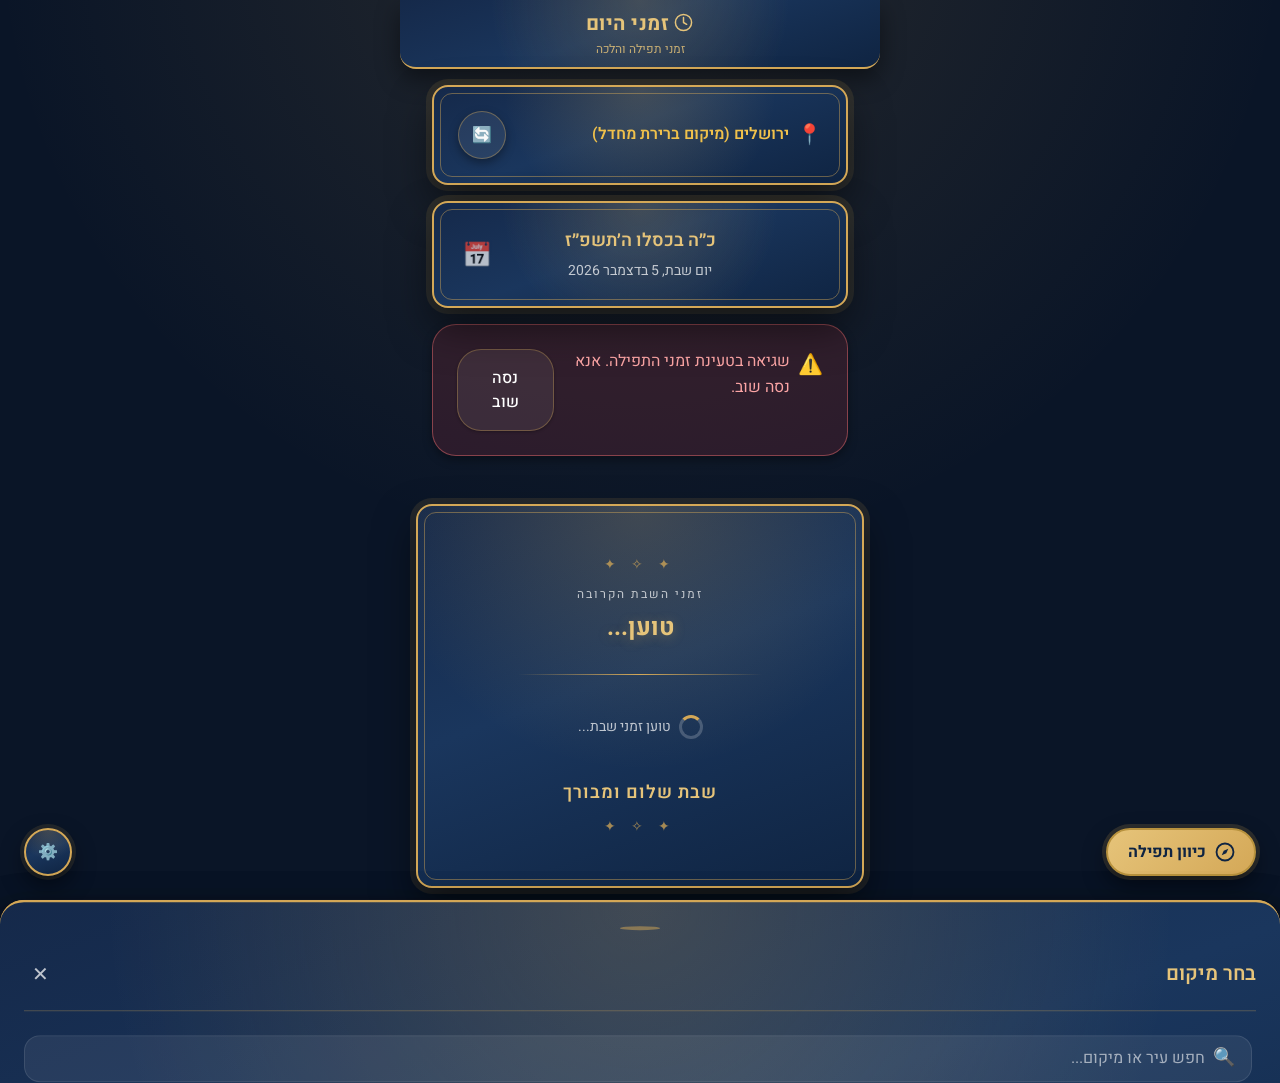
<file: index.html>
<!DOCTYPE html>
<html lang="he" dir="rtl">
<head>
    <meta charset="UTF-8">
    <meta name="viewport" content="width=device-width, initial-scale=1.0, maximum-scale=1.0, user-scalable=no, viewport-fit=cover">
    <meta name="theme-color" content="#1a365d">
    <meta name="apple-mobile-web-app-capable" content="yes">
    <meta name="apple-mobile-web-app-status-bar-style" content="black-translucent">
    <meta name="apple-mobile-web-app-title" content="זמני היום">
    <meta name="mobile-web-app-capable" content="yes">
    <meta name="format-detection" content="telephone=no">
    
    <title>זמני היום - Zmaney HaYom</title>
    <meta name="description" content="זמני תפילה והלכה - Jewish Prayer Times App">
    
    <!-- Favicon & Icons -->
    <link rel="icon" type="image/svg+xml" href="icons/icon-192.svg">
    <link rel="apple-touch-icon" href="icons/icon-192.svg">
    <link rel="manifest" href="manifest.json">
    
    <!-- Styles -->
    <link rel="preconnect" href="https://fonts.googleapis.com">
    <link rel="preconnect" href="https://fonts.gstatic.com" crossorigin>
    <link href="https://fonts.googleapis.com/css2?family=Heebo:wght@400;500;600;700&display=swap" rel="stylesheet">
    <link rel="stylesheet" href="css/styles.css">

    <!-- Apply the last known theme before paint to avoid a flash.
         app.js replaces it with the exact zmanim-based theme once loaded. -->
    <script>
        (function () {
            var theme;
            try {
                theme = localStorage.getItem('zmaneyHayom_theme');
            } catch (e) { /* storage unavailable */ }

            if (theme !== 'light' && theme !== 'dark') {
                var hour = new Date().getHours();
                theme = hour >= 6 && hour < 18 ? 'light' : 'dark';
            }

            document.documentElement.dataset.theme = theme;
            document.querySelector('meta[name="theme-color"]')
                .setAttribute('content', theme === 'light' ? '#f1ece1' : '#0f2442');
        })();
    </script>
</head>
<body>
    <div class="app-container">
        <!-- Header -->
        <header class="header">
            <div class="header-content">
                <h1 class="app-title"><svg class="app-title-icon" viewBox="0 0 24 24" aria-hidden="true" focusable="false"><circle cx="12" cy="12" r="9.25"></circle><path d="M12 6.4V12l3.6 2.1"></path></svg>זמני היום</h1>
                <p class="app-subtitle">זמני תפילה והלכה</p>
            </div>
        </header>

        <!-- Main Content -->
        <main class="main-content">
            <!-- Location Section -->
            <section class="location-section panel">
                <div class="location-info">
                    <span class="location-icon">📍</span>
                    <span id="location-name" class="location-name">מאתר מיקום...</span>
                </div>
                <button id="refresh-btn" class="btn btn-icon" aria-label="רענן מיקום">
                    🔄
                </button>
            </section>

            <!-- Date Section -->
            <section class="date-section panel">
                <div class="date-picker-container">
                    <button id="date-picker-btn" class="date-picker-btn" aria-label="בחר תאריך">
                        📅
                    </button>
                    <input type="date" id="date-input" class="date-input-hidden">
                    <div id="hebrew-date" class="hebrew-date">טוען תאריך...</div>
                    <div id="gregorian-date" class="gregorian-date"></div>
                    <button id="today-btn" class="today-btn" style="display: none;">
                       חזרה להיום ←
                    </button>
                </div>
            </section>

            <!-- Next Zman Countdown -->
            <section id="next-zman" class="next-zman-section panel" style="display: none; margin-bottom: 2rem;">
                <div class="next-zman-label">הזמן הבא:</div>
                <div class="next-zman-info">
                    <span id="next-zman-name" class="next-zman-name"></span>
                    <span id="next-zman-countdown" class="next-zman-countdown"></span>
                    <span id="next-zman-time" class="next-zman-time"></span>
                </div>
                <div id="reminder" class="reminder" hidden>
                    <button type="button" id="reminder-bell" class="reminder-bell" aria-label="הזכר לי"
                            aria-haspopup="menu" aria-expanded="false" aria-controls="reminder-menu">
                        <span aria-hidden="true">🔔</span>
                        <span id="reminder-label" class="reminder-label" hidden></span>
                    </button>
                    <div id="reminder-menu" class="reminder-menu" role="menu" aria-label="מתי להזכיר" hidden></div>
                </div>
            </section>

            <!-- Loading State -->
            <div id="loading" class="loading-container">
                <div class="spinner"></div>
                <p>טוען זמנים...</p>
            </div>

            <!-- Error State -->
            <div id="error" class="alert alert-error" style="display: none;">
                <span class="alert-icon">⚠️</span>
                <span id="error-message">שגיאה בטעינת הנתונים</span>
                <button id="retry-btn" class="btn btn-secondary">נסה שוב</button>
            </div>

            <!-- Zmanim Toolbar - view switcher -->
            <div id="zmanim-toolbar" class="zmanim-toolbar hidden">
                <span class="section-eyebrow">זמני היום</span>
                <div class="view-toggle" id="view-toggle" role="group" aria-label="סוג תצוגה">
                    <button type="button" class="view-toggle-btn active" data-view="grid" aria-pressed="true" title="תצוגת כרטיסים">
                        <svg class="view-toggle-icon" viewBox="0 0 20 20" aria-hidden="true" focusable="false">
                            <rect x="2" y="2" width="7" height="7" rx="2"></rect>
                            <rect x="11" y="2" width="7" height="7" rx="2"></rect>
                            <rect x="2" y="11" width="7" height="7" rx="2"></rect>
                            <rect x="11" y="11" width="7" height="7" rx="2"></rect>
                        </svg>
                        <span class="view-toggle-text">כרטיסים</span>
                    </button>
                    <button type="button" class="view-toggle-btn" data-view="list" aria-pressed="false" title="תצוגת רשימה">
                        <svg class="view-toggle-icon" viewBox="0 0 20 20" aria-hidden="true" focusable="false">
                            <rect x="2" y="3" width="16" height="3" rx="1.5"></rect>
                            <rect x="2" y="8.5" width="16" height="3" rx="1.5"></rect>
                            <rect x="2" y="14" width="16" height="3" rx="1.5"></rect>
                        </svg>
                        <span class="view-toggle-text">רשימה</span>
                    </button>
                </div>
            </div>

            <!-- Zmanim Grid -->
            <section id="zmanim-container" class="zmanim-grid view-grid hidden">
                <!-- Cards will be injected here by JavaScript -->
            </section>

            <!-- Shabbat Times Section -->
            <section id="shabbat-section" class="shabbat-section" aria-label="זמני שבת">
                <div class="shabbat-card panel">
                    <div class="shabbat-ornament shabbat-ornament-top">✦ ✧ ✦</div>
                    <div class="shabbat-header">
                        <span class="shabbat-eyebrow">זמני השבת הקרובה</span>
                        <h2 id="shabbat-parasha" class="shabbat-parasha">טוען...</h2>
                        <div id="shabbat-tags" class="shabbat-tags"></div>
                        <p id="shabbat-date" class="shabbat-date"></p>
                    </div>
                    <div id="shabbat-times" class="shabbat-times">
                        <div class="shabbat-loading">
                            <div class="spinner spinner-small"></div>
                            <span>טוען זמני שבת...</span>
                        </div>
                    </div>
                    <p class="shabbat-blessing">שבת שלום ומבורך</p>
                    <div class="shabbat-ornament shabbat-ornament-bottom">✦ ✧ ✦</div>
                </div>
            </section>
        </main>

        <!-- Footer -->
        <footer class="footer">
            <p>נתונים מ-<a href="https://www.hebcal.com" target="_blank" rel="noopener">Hebcal</a></p>
            <p class="footer-note">הזמנים להלכה בלבד - יש להתייעץ עם רב</p>
        </footer>

        <!-- Settings Button (Fixed Position) -->
        <button class="btn btn-icon btn-settings" id="settings-btn" aria-label="הגדרות">
            ⚙️
        </button>

        <!-- Prayer Direction Button (Fixed Position) -->
        <button type="button" class="btn-compass-fab" id="compass-btn" aria-haspopup="dialog" aria-controls="compass-modal" aria-expanded="false">
            <svg class="compass-fab-icon" viewBox="0 0 24 24" aria-hidden="true" focusable="false"><circle cx="12" cy="12" r="9.25"></circle><path class="compass-fab-needle" d="M15.6 8.4l-2.2 5-5 2.2 2.2-5z"></path></svg>
            <span>כיוון תפילה</span>
        </button>

        <!-- Prayer Direction Modal -->
        <div class="modal-overlay" id="compass-overlay"></div>
        <div class="modal compass-modal" id="compass-modal" role="dialog" aria-modal="true" aria-labelledby="compass-title">
            <div class="modal-handle"></div>
            <div class="modal-header">
                <h2 class="modal-title" id="compass-title">🧭 כיוון תפילה</h2>
                <button class="modal-close" id="compass-close" aria-label="סגור">✕</button>
            </div>
            <p class="compass-subtitle" id="compass-subtitle"></p>
            <p class="compass-location-warning" id="compass-location-warning" role="status" hidden></p>
            <div class="modal-content">
                <div class="compass-permission" id="compass-permission" hidden>
                    <svg class="compass-permission-icon" viewBox="0 0 24 24" aria-hidden="true" focusable="false"><circle cx="12" cy="12" r="9.25"></circle><path d="M15.6 8.4l-2.2 5-5 2.2 2.2-5z"></path></svg>
                    <p class="compass-text">כדי להראות לך לאן לפנות בזמן התפילה,<br>האפליקציה צריכה גישה למצפן של המכשיר.<br><small>המידע לא נשמר ולא נשלח לשום מקום.</small></p>
                    <button type="button" class="btn btn-gold compass-wide-btn" id="compass-permission-btn">אפשר גישה למצפן</button>
                    <button type="button" class="compass-link-btn" id="compass-skip-btn">הצג כיוון ללא מצפן</button>
                </div>

                <div class="compass-near" id="compass-near" hidden>
                    <div class="compass-near-art" id="compass-near-art"></div>
                    <p class="compass-text">אתה נמצא במרחק פחות מ-500 מ׳ מהכותל.<br><strong>פנה אל הכותל / אל הר הבית.</strong><br>בטווח זה מצפן אינו מדויק מספיק.</p>
                </div>

                <div class="compass-main" id="compass-main" hidden>
                    <div class="compass-method" id="compass-method" role="group" aria-label="שיטת חישוב הכיוון" hidden>
                        <button type="button" class="compass-method-btn" data-method="greatCircle" aria-pressed="true">הדרך הקצרה ביותר</button>
                        <button type="button" class="compass-method-btn" data-method="rhumb" aria-pressed="false">מנהג: מזרח</button>
                    </div>
                    <div class="compass-dial" id="compass-dial"></div>
                    <div class="compass-readout">
                        <div class="compass-deg" id="compass-deg"></div>
                        <div class="compass-dir" id="compass-dir"></div>
                        <p class="compass-hint" id="compass-hint"></p>
                        <p class="sr-only" id="compass-status" aria-live="polite"></p>
                    </div>
                </div>

                <div class="compass-meta">
                    <span>📍 <b id="compass-place"></b></span>
                    <span>מרחק: <b id="compass-distance"></b></span>
                </div>
                <p class="compass-note">יש להרחיק את הטלפון ממתכות ומגנטים · לכיול – הזז את הטלפון בתנועת 8<br>הכיוון להלכה בלבד – יש להתייעץ עם רב</p>
            </div>
        </div>

        <!-- Settings Modal -->
        <div class="modal-overlay" id="settings-overlay"></div>
        <div class="modal" id="settings-modal">
            <div class="modal-handle"></div>
            <div class="modal-header">
                <h2 class="modal-title">הגדרות תצוגה</h2>
                <button class="modal-close" id="settings-close" aria-label="סגור">✕</button>
            </div>
            <div class="modal-content">
                <p class="settings-description">מראה:</p>

                <div class="settings-group" id="appearance-toggles">
                    <div class="settings-item">
                        <div class="settings-item-info">
                            <span class="settings-item-icon">🌙</span>
                            <div class="settings-item-text">
                                <span class="settings-item-name">מצב כהה</span>
                                <span class="settings-item-english">Dark mode</span>
                            </div>
                        </div>
                        <div class="toggle-switch" id="dark-mode-toggle" role="switch" aria-checked="false" aria-label="מצב כהה" tabindex="0"></div>
                    </div>
                    <div class="settings-item">
                        <div class="settings-item-info">
                            <span class="settings-item-icon">🕐</span>
                            <div class="settings-item-text">
                                <span class="settings-item-name">אוטומטי לפי הזמנים</span>
                                <span class="settings-item-english">Follow the zmanim</span>
                            </div>
                        </div>
                        <div class="toggle-switch" id="auto-theme-toggle" role="switch" aria-checked="true" aria-label="אוטומטי לפי הזמנים" tabindex="0"></div>
                    </div>
                </div>

                <p class="settings-description">בחר אילו זמנים להציג:</p>
                
                <div class="settings-group" id="zmanim-toggles">
                    <!-- Toggles will be generated by JavaScript -->
                </div>

                <div class="settings-actions">
                    <button class="btn btn-secondary" id="select-all-btn">בחר הכל</button>
                    <button class="btn btn-secondary" id="deselect-all-btn">נקה הכל</button>
                </div>
            </div>
        </div>

        <!-- Location Picker Modal -->
        <div class="modal-overlay" id="location-overlay"></div>
        <div class="modal location-modal" id="location-modal">
            <div class="modal-handle"></div>
            <div class="modal-header">
                <h2 class="modal-title">בחר מיקום</h2>
                <button class="modal-close" id="location-close" aria-label="סגור">✕</button>
            </div>
            <div class="modal-content">
                
                <!-- Search Box -->
                <div class="location-search">
                    <div class="search-input-wrapper">
                        <span class="search-icon">🔍</span>
                        <input 
                            type="text" 
                            id="location-search-input" 
                            class="search-input"
                            placeholder="חפש עיר או מיקום..."
                            autocomplete="off"
                        >
                        <button class="search-clear" id="search-clear" style="display: none;">✕</button>
                    </div>
                    <div class="search-results" id="search-results" style="display: none;"></div>
                </div>

                <!-- Current Location Button -->
                <button class="location-option location-current" id="use-current-location">
                    <span class="location-option-icon">📍</span>
                    <div class="location-option-text">
                        <span class="location-option-name">השתמש במיקום הנוכחי</span>
                        <span class="location-option-sub">זיהוי אוטומטי באמצעות GPS</span>
                    </div>
                    <span class="location-option-arrow">←</span>
                </button>

                <!-- Favorites Section -->
                <div class="location-group" id="favorites-section">
                    <div class="location-section-header">
                        <h3 class="location-section-title">⭐ מיקומים שמורים</h3>
                    </div>
                    <div class="location-list" id="favorites-list">
                        <p class="location-empty">אין מיקומים שמורים</p>
                    </div>
                </div>

                <!-- Recent Searches Section -->
                <div class="location-group" id="recent-section">
                    <div class="location-section-header">
                        <h3 class="location-section-title">🕐 חיפושים אחרונים</h3>
                    </div>
                    <div class="location-list" id="recent-list">
                        <p class="location-empty">אין חיפושים אחרונים</p>
                    </div>
                </div>

            </div>
        </div>

    </div>

    <!-- Scripts -->
    <script type="module" src="js/app.js"></script>
</body>
</html>
</file>
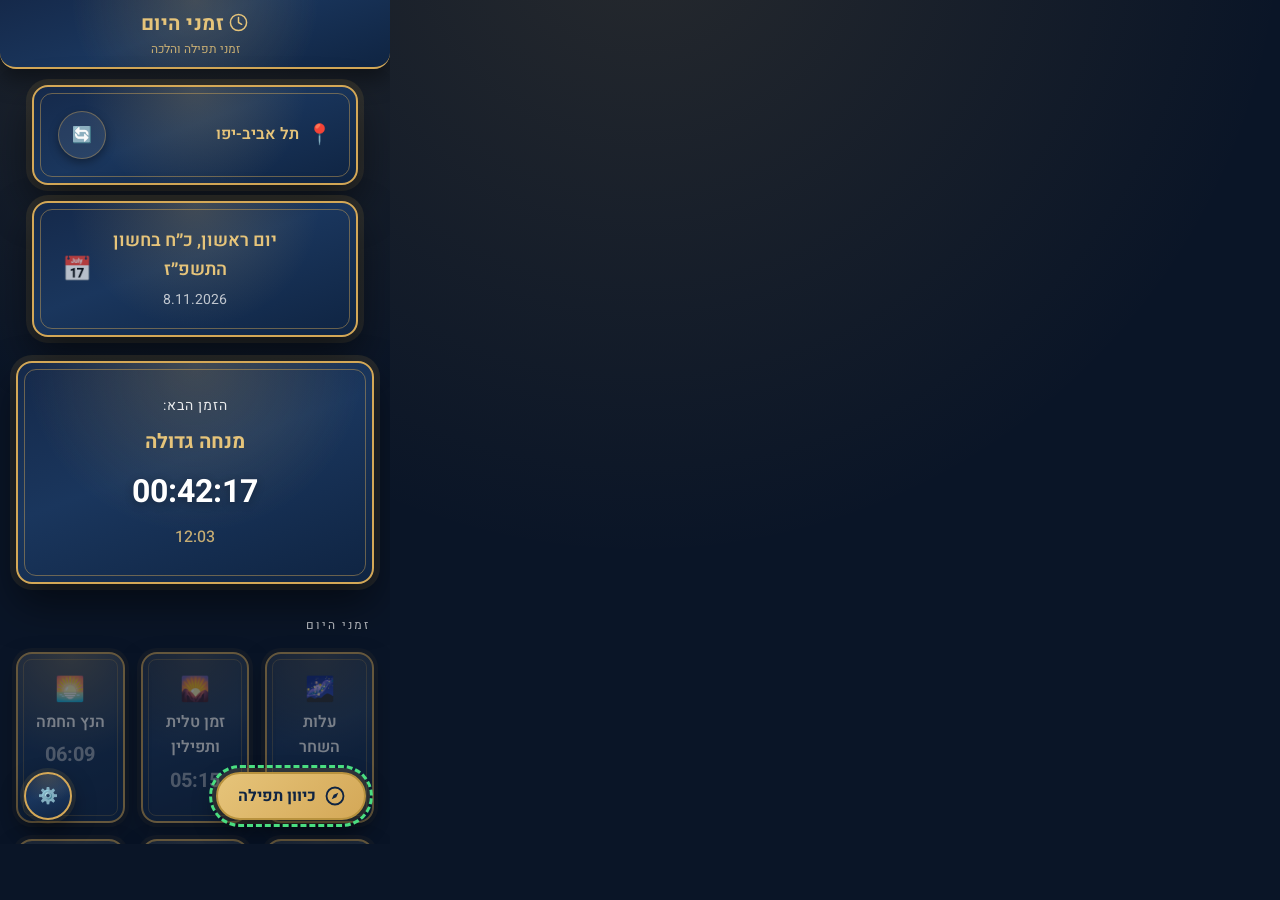
<file: docs/tfila-compass/mockup.html>
<!DOCTYPE html>
<html lang="he" dir="rtl" data-theme="dark">
<head>
<meta charset="UTF-8">
<meta name="viewport" content="width=device-width, initial-scale=1.0">
<title>Tfila Compass - UX mockups</title>
<link href="https://fonts.googleapis.com/css2?family=Heebo:wght@400;500;600;700&display=swap" rel="stylesheet">
<link rel="stylesheet" href="../../css/styles.css">
<style>
  /* Static mockup: freeze all motion so screenshots are deterministic */
  *, *::before, *::after { animation: none !important; transition: none !important; }

  /* Fixed 390x844 "phone"; transform makes it the containing block for position:fixed children */
  #root {
    position: absolute; left: 0; top: 0; width: 390px; height: 844px; overflow: hidden; transform: translateZ(0);
    background: radial-gradient(circle at 50% -10%, var(--body-glow) 0%, transparent 55%), var(--bg-body);
  }
  #root .modal { max-height: 700px; }

  .ico { width: 24px; height: 24px; fill: none; stroke: currentColor; stroke-width: 1.7; stroke-linecap: round; stroke-linejoin: round; }
  .ico .needle { fill: currentColor; stroke: none; }
  .btn-icon { display: inline-flex; align-items: center; justify-content: center; }

  /* Option A - floating button mirrored to the settings button */
  .btn-compass-fab {
    position: fixed; bottom: 24px; right: 24px; z-index: 200;
    display: inline-flex; align-items: center; gap: 8px; height: 48px; padding: 0 18px 0 20px;
    border-radius: 999px; border: 2px solid var(--color-gold-dark);
    background: linear-gradient(135deg, var(--color-gold-light), var(--color-gold));
    color: var(--color-primary-dark); font-family: inherit; font-size: 1rem; font-weight: 700;
    box-shadow: var(--shadow-lg), 0 0 0 4px rgba(212,168,87,.18);
  }
  .btn-compass-fab .ico { width: 22px; height: 22px; stroke-width: 2; }

  /* Option B - second icon in the location panel */
  .location-actions { display: flex; gap: 8px; }

  /* Option C - header icon */
  .header { position: relative; }
  .header-compass-btn {
    position: absolute; left: 12px; top: 50%; transform: translateY(-50%);
    width: 40px; height: 40px; z-index: 2;
  }

  /* Option D - live mini compass card */
  .qibla-card { margin: 16px; padding: 16px 20px; display: flex; align-items: center; gap: 16px; }
  .qibla-card-dial { width: 56px; height: 56px; flex-shrink: 0; }
  .qibla-card-text { flex: 1; min-width: 0; }
  .qibla-card-title { font-size: .75rem; letter-spacing: 2px; color: var(--text-on-panel-muted); }
  .qibla-card-dir { font-size: 1.125rem; font-weight: 700; color: var(--accent-strong); }
  .qibla-card-sub { font-size: .8rem; color: var(--text-on-panel-muted); }
  .qibla-card-cta { font-size: .8rem; font-weight: 600; color: var(--accent-strong); white-space: nowrap; }

  /* Highlight ring for the new entry point in the "main page" shots */
  .new-badge { outline: 3px dashed #4ade80; outline-offset: 4px; }

  /* Compass sheet */
  .compass-sheet .modal-content { max-height: none; overflow: visible; }
  .compass-sub { text-align: center; font-size: .85rem; color: var(--text-on-panel-muted); margin-top: -12px; margin-bottom: 12px; }
  .compass-stage { display: flex; justify-content: center; margin: 4px 0 12px; }
  .compass-readout { text-align: center; }
  .compass-deg { font-size: 2rem; font-weight: 700; color: var(--accent-strong); direction: ltr; line-height: 1.1; }
  .compass-dir { font-size: 1rem; color: var(--text-on-panel); }
  .compass-hint {
    display: inline-flex; align-items: center; gap: 8px; margin-top: 12px; padding: 8px 18px;
    border-radius: 999px; font-weight: 600; font-size: .95rem;
    background: var(--surface-soft); border: 1px solid rgba(212,168,87,.45); color: var(--text-on-panel);
  }
  .compass-hint.ok { background: rgba(74,222,128,.16); border-color: rgba(74,222,128,.6); color: #86efac; }
  :root[data-theme="light"] .compass-hint.ok { color: #047857; }
  .compass-meta {
    display: flex; justify-content: space-between; gap: 8px; margin-top: 16px; padding: 12px 14px;
    border-radius: 12px; background: var(--surface-soft); border: 1px solid var(--surface-border);
    font-size: .85rem; color: var(--text-on-panel-muted);
  }
  .compass-meta b { color: var(--accent-strong); font-weight: 600; }
  .compass-note { margin-top: 12px; font-size: .75rem; text-align: center; color: var(--text-on-panel-faint); }
  .compass-center { display: flex; flex-direction: column; align-items: center; }
  .perm-icon { width: 96px; height: 96px; color: var(--accent-strong); margin: 8px auto 16px; display: block; }
  .perm-text { text-align: center; color: var(--text-on-panel-muted); font-size: .95rem; margin-bottom: 20px; line-height: 1.6; }
  .btn-wide { width: 100%; padding: 14px; border-radius: 12px; border: none; font-family: inherit; font-size: 1rem; font-weight: 700;
    background: linear-gradient(135deg, var(--color-gold-light), var(--color-gold)); color: var(--color-primary-dark); }
  .btn-link { display: block; margin: 12px auto 0; background: none; border: none; font-family: inherit; color: var(--text-on-panel-muted); font-size: .85rem; text-decoration: underline; }
  .seg { display: inline-flex; padding: 3px; gap: 2px; background: var(--surface-soft); border: 1px solid rgba(212,168,87,.35); border-radius: 24px; margin: 0 auto 8px; }
  .seg span { padding: 5px 14px; font-size: .75rem; border-radius: 24px; color: var(--text-on-panel-muted); }
  .seg span.on { background: linear-gradient(135deg, var(--color-gold-light), var(--color-gold)); color: var(--color-primary-dark); font-weight: 600; }
</style>
</head>
<body>
<div id="root"></div>
<script>
const P = new URLSearchParams(location.search);
const S = P.get('s') || 'main-a';
document.documentElement.dataset.theme = P.get('theme') || 'dark';

const sin = d => Math.sin(d * Math.PI / 180);
const cos = d => Math.cos(d * Math.PI / 180);
const r1 = n => Math.round(n * 10) / 10;

const ICON_COMPASS = `<svg class="ico" viewBox="0 0 24 24" aria-hidden="true"><circle cx="12" cy="12" r="9.25"/><path class="needle" d="M15.6 8.4l-2.2 5-5 2.2 2.2-5z"/></svg>`;
const kotel = (x, y, w) => {
  // Stylised Western Wall: three rows of offset ashlar stones
  const h = w * 0.7, rows = 3, rh = h / rows; let s = `<g transform="translate(${x - w / 2},${y - h / 2})">`;
  s += `<rect width="${w}" height="${h}" rx="2" fill="#e6c47a" stroke="#8a6a2a" stroke-width="1"/>`;
  for (let i = 1; i < rows; i++) s += `<line x1="0" y1="${i * rh}" x2="${w}" y2="${i * rh}" stroke="#8a6a2a" stroke-width="1"/>`;
  for (let i = 0; i < rows; i++) {
    const off = i % 2 ? w / 4 : w / 2;
    for (let bx = off; bx < w; bx += w / 2) s += `<line x1="${bx}" y1="${i * rh}" x2="${bx}" y2="${(i + 1) * rh}" stroke="#8a6a2a" stroke-width="1"/>`;
  }
  return s + '</g>';
};

/* ---------- Compass renderers ---------- */
function dial({ heading, bearing, size = 270, aligned = false, northUp = false }) {
  const pad = 16, c = size / 2 + pad, R = size / 2, W = size + pad * 2;
  const rot = northUp ? 0 : -heading;
  const gold = '#d4a857', ok = '#4ade80';
  let ticks = '';
  for (let a = 0; a < 360; a += 5) {
    const long = a % 30 === 0, ra = R - 6, rb = R - (long ? 20 : 12);
    ticks += `<line x1="${r1(c + ra * sin(a))}" y1="${r1(c - ra * cos(a))}" x2="${r1(c + rb * sin(a))}" y2="${r1(c - rb * cos(a))}" stroke="${long ? gold : 'rgba(212,168,87,.5)'}" stroke-width="${long ? 2 : 1}"/>`;
  }
  const card = [['צפון', 0, '#f87171'], ['מזרח', 90], ['דרום', 180], ['מערב', 270]]
    .map(([t, a, col]) => `<text x="${r1(c + (R - 38) * sin(a))}" y="${r1(c - (R - 38) * cos(a) + 5)}" text-anchor="middle" font-size="14" font-weight="700" fill="${col || 'currentColor'}" transform="rotate(${-rot} ${r1(c + (R - 38) * sin(a))} ${r1(c - (R - 38) * cos(a))})">${t}</text>`).join('');
  const tx = c + (R - 62) * sin(bearing), ty = c - (R - 62) * cos(bearing);
  const needle = `<line x1="${c}" y1="${c}" x2="${r1(c + (R - 82) * sin(bearing))}" y2="${r1(c - (R - 82) * cos(bearing))}" stroke="${aligned ? ok : gold}" stroke-width="4" stroke-linecap="round"/>`;
  const target = `<g transform="rotate(${-rot} ${r1(tx)} ${r1(ty)})">${kotel(tx, ty, 34)}</g>`;
  const lubber = `<path d="M${c - 10} 2 L${c + 10} 2 L${c} 18 Z" fill="${aligned ? ok : gold}"/>`;
  return `<svg width="${W}" height="${W}" viewBox="0 0 ${W} ${W}" style="color:var(--text-on-panel)">
    <circle cx="${c}" cy="${c}" r="${R}" fill="var(--surface-soft)" stroke="${aligned ? ok : gold}" stroke-width="${aligned ? 4 : 2}" ${aligned ? 'style="filter:drop-shadow(0 0 10px rgba(74,222,128,.6))"' : ''}/>
    <circle cx="${c}" cy="${c}" r="${R - 26}" fill="none" stroke="rgba(212,168,87,.25)"/>
    <g transform="rotate(${rot} ${c} ${c})">${ticks}${card}${needle}${target}</g>
    <circle cx="${c}" cy="${c}" r="8" fill="${aligned ? ok : gold}"/>
    ${northUp ? '' : lubber}
  </svg>`;
}

function arrow({ heading, bearing, aligned }) {
  const d = bearing - heading, col = aligned ? '#4ade80' : '#d4a857';
  return `<svg width="260" height="260" viewBox="0 0 260 260">
    <circle cx="130" cy="130" r="120" fill="var(--surface-soft)" stroke="rgba(212,168,87,.35)" stroke-dasharray="4 6"/>
    <g transform="rotate(${d} 130 130)">
      <path d="M130 22 L178 112 L146 104 L146 214 L114 214 L114 104 L82 112 Z" fill="${col}" stroke="#8a6a2a" stroke-width="2" stroke-linejoin="round"/>
    </g>
    <line x1="130" y1="0" x2="130" y2="14" stroke="var(--text-on-panel-muted)" stroke-width="3" stroke-linecap="round"/>
  </svg>`;
}

function tape({ heading, bearing }) {
  const W = 340, H = 150, ppd = W / 120, cx = W / 2;
  let s = `<svg width="${W}" height="${H}" viewBox="0 0 ${W} ${H}" style="color:var(--text-on-panel)">
    <defs><linearGradient id="sky" x1="0" y1="0" x2="0" y2="1"><stop offset="0" stop-color="rgba(212,168,87,.05)"/><stop offset="1" stop-color="rgba(212,168,87,.22)"/></linearGradient>
    <clipPath id="clip"><rect x="0" y="0" width="${W}" height="${H}" rx="14"/></clipPath></defs>
    <g clip-path="url(#clip)"><rect width="${W}" height="${H}" fill="url(#sky)"/>
    <line x1="0" y1="96" x2="${W}" y2="96" stroke="rgba(212,168,87,.6)"/>`;
  const names = { 0: 'צ', 45: 'צ״מז', 90: 'מז', 135: 'ד״מז', 180: 'ד', 225: 'ד״מע', 270: 'מע', 315: 'צ״מע' };
  for (let a = Math.ceil((heading - 60) / 5) * 5; a <= heading + 60; a += 5) {
    const x = cx + (a - heading) * ppd, n = ((a % 360) + 360) % 360, big = n % 15 === 0;
    s += `<line x1="${r1(x)}" y1="96" x2="${r1(x)}" y2="${big ? 112 : 104}" stroke="rgba(212,168,87,.7)" stroke-width="${big ? 2 : 1}"/>`;
    if (names[n] !== undefined) s += `<text x="${r1(x)}" y="132" text-anchor="middle" font-size="14" font-weight="700" fill="${n === 0 ? '#f87171' : 'currentColor'}">${names[n]}</text>`;
    else if (big) s += `<text x="${r1(x)}" y="130" text-anchor="middle" font-size="10" fill="var(--text-on-panel-faint)">${n}</text>`;
  }
  const kx = cx + (bearing - heading) * ppd;
  s += kotel(kx, 64, 64) + `<text x="${r1(kx)}" y="30" text-anchor="middle" font-size="12" font-weight="600" fill="#e6c47a">ירושלים</text>`;
  s += `</g><rect x="0.5" y="0.5" width="${W - 1}" height="${H - 1}" rx="14" fill="none" stroke="#d4a857"/>
    <path d="M${cx - 9} ${H} L${cx + 9} ${H} L${cx} ${H - 14} Z" fill="#d4a857"/>
    <line x1="${cx}" y1="0" x2="${cx}" y2="${H - 14}" stroke="#d4a857" stroke-width="1.5" stroke-dasharray="3 4"/></svg>`;
  return s;
}

function miniDial(rotation) {
  return `<svg class="qibla-card-dial" viewBox="0 0 56 56">
    <circle cx="28" cy="28" r="26" fill="var(--surface-soft)" stroke="#d4a857" stroke-width="2"/>
    <g transform="rotate(${rotation} 28 28)"><path d="M28 8 L35 30 L28 26 L21 30 Z" fill="#d4a857"/><path d="M28 48 L35 30 L28 34 L21 30 Z" fill="rgba(212,168,87,.35)"/></g>
    <circle cx="28" cy="28" r="3" fill="#0f2442"/></svg>`;
}

/* ---------- Main page ---------- */
function mainPage({ variant, loc = 'תל אביב-יפו' }) {
  const cards = [
    ['🌌', 'עלות השחר', '04:50', 1], ['🌄', 'זמן טלית ותפילין', '05:15', 1], ['🌅', 'הנץ החמה', '06:09', 1, 'sunrise'],
    ['📖', 'סוף זמן ק״ש (גר״א)', '08:56', 1], ['🙏', 'סוף זמן תפילה (גר״א)', '09:52', 1], ['☀️', 'חצות היום', '11:33', 1],
    ['🕐', 'מנחה גדולה', '12:03', 0, 'active'], ['🌇', 'שקיעה', '16:45', 0, 'sunset']
  ].map(([i, n, t, passed, extra]) =>
    `<div class="time-card${passed ? ' time-card-passed' : ''}${extra ? ' ' + extra : ''}"><div class="time-card-header"><span class="time-icon">${i}</span></div><div class="time-card-body"><h3 class="time-name">${n}</h3><p class="time-value">${t}</p></div></div>`).join('');

  return `
  <div class="app-container">
    <header class="header"><div class="header-content">
      <h1 class="app-title"><svg class="app-title-icon" viewBox="0 0 24 24"><circle cx="12" cy="12" r="9.25"></circle><path d="M12 6.4V12l3.6 2.1"></path></svg>זמני היום</h1>
      <p class="app-subtitle">זמני תפילה והלכה</p></div>
      ${variant === 'c' ? `<button class="btn btn-icon header-compass-btn new-badge" aria-label="מצפן תפילה">${ICON_COMPASS}</button>` : ''}
    </header>
    <main class="main-content">
      <section class="location-section panel">
        <div class="location-info"><span class="location-icon">📍</span><span class="location-name">${loc}</span></div>
        <div class="location-actions">
          ${variant === 'b' ? `<button class="btn btn-icon new-badge" aria-label="מצפן תפילה">${ICON_COMPASS}</button>` : ''}
          <button class="btn btn-icon">🔄</button>
        </div>
      </section>
      <section class="date-section panel"><div class="date-picker-container">
        <button class="date-picker-btn">📅</button>
        <div class="hebrew-date">יום ראשון, כ״ח בחשון התשפ״ז</div><div class="gregorian-date">8.11.2026</div></div>
      </section>
      ${variant === 'd' ? `
      <section class="qibla-card panel new-badge">
        ${miniDial(29)}
        <div class="qibla-card-text">
          <div class="qibla-card-title">כיוון התפילה</div>
          <div class="qibla-card-dir">דרום-מזרח · 129°</div>
          <div class="qibla-card-sub">לעבר הר הבית · 55 ק״מ</div>
        </div>
        <span class="qibla-card-cta">למצפן ←</span>
      </section>` : ''}
      <section class="next-zman-section panel" style="margin-bottom:2rem">
        <div class="next-zman-label">הזמן הבא:</div>
        <div class="next-zman-info"><span class="next-zman-name">מנחה גדולה</span><span class="next-zman-countdown">00:42:17</span><span class="next-zman-time">12:03</span></div>
      </section>
      <div class="zmanim-toolbar"><span class="section-eyebrow">זמני היום</span></div>
      <section class="zmanim-grid view-grid">${cards}</section>
    </main>
    <button class="btn btn-icon btn-settings">⚙️</button>
    ${variant === 'a' ? `<button class="btn-compass-fab new-badge">${ICON_COMPASS}<span>כיוון תפילה</span></button>` : ''}
  </div>`;
}

function sheet(title, sub, body) {
  return `<div class="modal-overlay active"></div>
  <div class="modal active compass-sheet"><div class="modal-handle"></div>
    <div class="modal-header"><h2 class="modal-title">${title}</h2><button class="modal-close">✕</button></div>
    ${sub ? `<p class="compass-sub">${sub}</p>` : ''}
    <div class="modal-content">${body}</div></div>`;
}

const meta = (place, dist) => `<div class="compass-meta"><span>📍 <b>${place}</b></span><span>מרחק: <b>${dist}</b></span></div>`;
const note = `<p class="compass-note">יש להרחיק את הטלפון ממתכות ומגנטים · לכיול – הזז את הטלפון בתנועת 8</p>`;

const screens = {
  'main-a': () => mainPage({ variant: 'a' }),
  'main-b': () => mainPage({ variant: 'b' }),
  'main-c': () => mainPage({ variant: 'c' }),
  'main-d': () => mainPage({ variant: 'd' }),

  'compass-dial': () => mainPage({}) + sheet('🧭 כיוון תפילה', 'לעבר ירושלים והר הבית', `
    <div class="compass-stage">${dial({ heading: 100, bearing: 129 })}</div>
    <div class="compass-readout"><div class="compass-deg">129°</div><div class="compass-dir">דרום-מזרח</div>
    <span class="compass-hint">↪ סובב ימינה 29°</span></div>${meta('תל אביב-יפו', '55 ק״מ')}`),

  'compass-dial-aligned': () => mainPage({}) + sheet('🧭 כיוון תפילה', 'לעבר ירושלים והר הבית', `
    <div class="compass-stage">${dial({ heading: 129, bearing: 129, aligned: true })}</div>
    <div class="compass-readout"><div class="compass-deg">129°</div><div class="compass-dir">דרום-מזרח</div>
    <span class="compass-hint ok">✓ אתה מכוון לירושלים</span></div>${meta('תל אביב-יפו', '55 ק״מ')}`),

  'compass-arrow': () => mainPage({}) + sheet('🧭 כיוון תפילה', 'לעבר ירושלים והר הבית', `
    <div class="compass-stage">${arrow({ heading: 100, bearing: 129 })}</div>
    <div class="compass-readout"><span class="compass-hint">↪ סובב ימינה 29°</span>
    <p class="compass-note" style="font-size:.85rem">החץ מצביע לירושלים · החזק את הטלפון שטוח</p></div>${meta('תל אביב-יפו', '55 ק״מ')}`),

  'compass-tape': () => mainPage({}) + sheet('🧭 כיוון תפילה', 'לעבר ירושלים והר הבית', `
    <div class="compass-stage" style="margin-top:12px">${tape({ heading: 110, bearing: 129 })}</div>
    <div class="compass-readout"><div class="compass-deg">129°</div><div class="compass-dir">דרום-מזרח</div>
    <span class="compass-hint">↪ סובב ימינה 19°</span></div>${meta('תל אביב-יפו', '55 ק״מ')}`),

  'compass-jerusalem': () => mainPage({ loc: 'ירושלים · רחביה' }) + sheet('🧭 כיוון תפילה', 'בירושלים – לעבר הכותל המערבי והר הבית', `
    <div class="compass-stage">${dial({ heading: 70, bearing: 78 })}</div>
    <div class="compass-readout"><div class="compass-deg">78°</div><div class="compass-dir">מזרח</div>
    <span class="compass-hint">↪ סובב ימינה 8°</span></div>${meta('ירושלים · רחביה', '2.4 ק״מ')}`),

  'compass-near-kotel': () => mainPage({ loc: 'ירושלים · העיר העתיקה' }) + sheet('🧭 כיוון תפילה', 'אתה ליד הכותל המערבי', `
    <div class="compass-center"><svg width="200" height="150" viewBox="0 0 200 150">${kotel(100, 75, 180)}</svg>
    <p class="perm-text" style="margin-top:16px">אתה נמצא במרחק פחות מ-500 מ׳ מהכותל.<br><b style="color:var(--accent-strong)">פנה אל הכותל / אל הר הבית.</b><br>בטווח זה מצפן אינו מדויק מספיק.</p></div>
    ${meta('ירושלים · העיר העתיקה', '180 מ׳')}`),

  'compass-permission': () => mainPage({}) + sheet('🧭 כיוון תפילה', '', `
    <div class="compass-center"><svg class="perm-icon" viewBox="0 0 24 24" style="fill:none;stroke:currentColor;stroke-width:1.2">
      <circle cx="12" cy="12" r="9.25"/><path d="M15.6 8.4l-2.2 5-5 2.2 2.2-5z" fill="currentColor"/></svg>
    <p class="perm-text">כדי להראות לך לאן לפנות בזמן התפילה,<br>האפליקציה צריכה גישה למצפן של המכשיר.<br><small>המידע לא נשמר ולא נשלח לשום מקום.</small></p></div>
    <button class="btn-wide">אפשר גישה למצפן</button>
    <button class="btn-link">הצג כיוון ללא מצפן</button>`),

  'compass-no-sensor': () => mainPage({}) + sheet('🧭 כיוון תפילה', 'לעבר ירושלים והר הבית', `
    <div class="compass-stage">${dial({ heading: 0, bearing: 129, northUp: true })}</div>
    <div class="compass-readout"><div class="compass-deg">129°</div><div class="compass-dir">דרום-מזרח</div>
    <span class="compass-hint">ℹ️ למכשיר אין מצפן – הכיוון ביחס לצפון</span></div>${meta('תל אביב-יפו', '55 ק״מ')}`),

  'compass-diaspora': () => mainPage({ loc: 'New York, USA' }) + sheet('🧭 כיוון תפילה', 'לעבר ארץ ישראל וירושלים', `
    <div style="text-align:center"><div class="seg"><span class="on">הדרך הקצרה ביותר</span><span>מנהג: מזרח</span></div></div>
    <div class="compass-stage">${dial({ heading: 40, bearing: 54 })}</div>
    <div class="compass-readout"><div class="compass-deg">54°</div><div class="compass-dir">צפון-מזרח</div>
    <span class="compass-hint">↪ סובב ימינה 14°</span></div>${meta('New York', '9,170 ק״מ')}`)
};

document.getElementById('root').innerHTML = (screens[S] || screens['main-a'])();
</script>
</body>
</html>
</file>
<file: css/styles.css>
/* ============================================
   זמני היום - Jewish Prayer Times App
   Mobile-First Responsive CSS
   ============================================ */

/* ============================================
   CSS Custom Properties (Variables)
   ============================================ */
:root {
  /* Primary Colors - Spiritual Theme */
  --color-primary: #1a365d;
  --color-primary-light: #2c5282;
  --color-primary-dark: #0f2442;
  
  /* Gold Accents */
  --color-gold: #d4a857;
  --color-gold-light: #e6c47a;
  --color-gold-dark: #b8923e;
  --color-accent: var(--color-gold);
  --color-accent-dark: var(--color-gold-dark);
  
  /* Neutral Colors */
  --color-white: #ffffff;
  --color-off-white: #f7f8fa;
  
  /* Surface tints - the app uses a single dark "royal navy" theme, so the
     neutral scale is expressed as translucent light layers over the navy */
  --color-gray-100: rgba(255, 255, 255, 0.07);
  --color-gray-200: rgba(255, 255, 255, 0.12);
  --color-gray-300: rgba(255, 255, 255, 0.2);
  --color-gray-400: rgba(255, 255, 255, 0.32);
  --color-gray-500: rgba(255, 255, 255, 0.45);
  --color-gray-600: rgba(255, 255, 255, 0.6);
  --color-gray-700: rgba(255, 255, 255, 0.75);
  --color-gray-800: rgba(255, 255, 255, 0.85);
  --color-gray-900: #f7fafc;
  
  /* Semantic Colors */
  --color-success: #4ade80;
  --color-warning: #f0c14b;
  --color-error: #f87171;
  --color-info: #60a5fa;
  
  /* Background Colors */
  --bg-primary: linear-gradient(135deg, #1a365d 0%, #2c5282 50%, #1a365d 100%);
  --bg-card: #15294a;
  --bg-body: #0a1527;
  
  /* Panel surface - shared "Shabbat card" look used across the whole app */
  --panel-bg:
    radial-gradient(circle at 50% 0%, rgba(212, 168, 87, 0.22) 0%, transparent 60%),
    linear-gradient(160deg, #15294a 0%, #1a365d 45%, #0f2442 100%);
  --panel-border-color: var(--color-gold);
  --panel-inner-border: rgba(212, 168, 87, 0.45);
  --panel-glow: 0 0 0 6px rgba(212, 168, 87, 0.12);
  --surface-soft: rgba(255, 255, 255, 0.07);
  --surface-soft-hover: rgba(255, 255, 255, 0.12);
  --surface-border: rgba(255, 255, 255, 0.1);
  --body-glow: rgba(212, 168, 87, 0.14);
  --overlay-bg: rgba(0, 0, 0, 0.5);
  --dropdown-bg: #12243f;
  
  /* Text on panels - flipped by the light theme */
  --text-on-panel: var(--color-white);
  --text-on-panel-muted: rgba(255, 255, 255, 0.72);
  --text-on-panel-faint: rgba(255, 255, 255, 0.58);
  --accent-strong: var(--color-gold-light);
  
  /* Text Colors */
  --text-primary: #edf2f9;
  --text-secondary: rgba(237, 242, 249, 0.68);
  --text-light: var(--color-white);
  --text-gold: var(--color-gold);
  
  /* Shadows */
  --shadow-sm: 0 1px 3px rgba(0, 0, 0, 0.3);
  --shadow-md: 0 4px 10px rgba(0, 0, 0, 0.35);
  --shadow-lg: 0 10px 25px rgba(0, 0, 0, 0.45);
  --shadow-xl: 0 20px 40px rgba(0, 0, 0, 0.5);
  --shadow-gold: 0 4px 18px rgba(212, 168, 87, 0.35);
  
  /* Border Radius */
  --radius-sm: 8px;
  --radius-md: 12px;
  --radius-lg: 16px;
  --radius-xl: 24px;
  --radius-full: 50%;
  
  /* Spacing */
  --space-xs: 4px;
  --space-sm: 8px;
  --space-md: 16px;
  --space-lg: 24px;
  --space-xl: 32px;
  --space-2xl: 48px;
  
  /* Typography */
  --font-family: 'Heebo', 'Segoe UI', Tahoma, Geneva, Verdana, sans-serif;
  --font-family-hebrew: 'Heebo', 'David Libre', 'Frank Ruhl Libre', serif;
  --font-size-xs: 0.75rem;
  --font-size-sm: 0.875rem;
  --font-size-md: 1rem;
  --font-size-lg: 1.125rem;
  --font-size-xl: 1.25rem;
  --font-size-2xl: 1.5rem;
  --font-size-3xl: 2rem;
  --font-weight-normal: 400;
  --font-weight-medium: 500;
  --font-weight-semibold: 600;
  --font-weight-bold: 700;
  
  /* Transitions */
  --transition-fast: 150ms ease;
  --transition-normal: 250ms ease;
  --transition-slow: 350ms ease;
  
  /* Z-Index Scale */
  --z-base: 1;
  --z-dropdown: 100;
  --z-sticky: 200;
  --z-modal: 300;
  --z-overlay: 400;
  --z-toast: 500;
  
  /* Safe Area (iPhone Notch) */
  --safe-area-top: env(safe-area-inset-top, 0px);
  --safe-area-bottom: env(safe-area-inset-bottom, 0px);
  --safe-area-left: env(safe-area-inset-left, 0px);
  --safe-area-right: env(safe-area-inset-right, 0px);
}

/* ============================================
   Theme Support
   The app follows the zmanim: a light "parchment" theme between
   עלות השחר and צאת הכוכבים, and the dark "royal navy" theme at night.
   The theme is set by app.js on the <html> element.
   ============================================ */
:root {
  color-scheme: dark;
}

:root[data-theme="light"] {
  color-scheme: light;
  
  /* Surface tints become dark washes over the parchment background */
  --color-gray-100: rgba(21, 41, 74, 0.05);
  --color-gray-200: rgba(21, 41, 74, 0.09);
  --color-gray-300: rgba(21, 41, 74, 0.16);
  --color-gray-400: rgba(21, 41, 74, 0.26);
  --color-gray-500: rgba(21, 41, 74, 0.4);
  --color-gray-600: rgba(21, 41, 74, 0.55);
  --color-gray-700: rgba(21, 41, 74, 0.7);
  --color-gray-800: rgba(21, 41, 74, 0.85);
  --color-gray-900: #0f2442;
  
  --bg-card: #fffdf8;
  --bg-body: #f1ece1;
  
  --panel-bg:
    radial-gradient(circle at 50% 0%, rgba(212, 168, 87, 0.22) 0%, transparent 60%),
    linear-gradient(160deg, #ffffff 0%, #fffdf7 45%, #f8f1e2 100%);
  --panel-inner-border: rgba(184, 146, 62, 0.5);
  --panel-glow: 0 0 0 6px rgba(212, 168, 87, 0.16);
  --surface-soft: rgba(21, 41, 74, 0.05);
  --surface-soft-hover: rgba(21, 41, 74, 0.1);
  --surface-border: rgba(21, 41, 74, 0.1);
  --body-glow: rgba(212, 168, 87, 0.2);
  --overlay-bg: rgba(15, 36, 66, 0.35);
  --dropdown-bg: #ffffff;
  
  --text-on-panel: #0f2442;
  --text-on-panel-muted: rgba(15, 36, 66, 0.72);
  --text-on-panel-faint: rgba(15, 36, 66, 0.55);
  --accent-strong: #96711f;
  
  --text-primary: #0f2442;
  --text-secondary: rgba(15, 36, 66, 0.68);
  
  --shadow-sm: 0 1px 3px rgba(15, 36, 66, 0.1);
  --shadow-md: 0 4px 10px rgba(15, 36, 66, 0.12);
  --shadow-lg: 0 10px 25px rgba(15, 36, 66, 0.15);
  --shadow-xl: 0 16px 34px rgba(15, 36, 66, 0.18);
  --shadow-gold: 0 4px 18px rgba(184, 146, 62, 0.45);
}

/* On a light background the gold glow smears the text and the grayscale
   antialiasing thins it out, so both are turned off for the light theme */
:root[data-theme="light"] body {
  -webkit-font-smoothing: auto;
  -moz-osx-font-smoothing: auto;
}

:root[data-theme="light"] .shabbat-parasha,
:root[data-theme="light"] .next-zman-countdown {
  text-shadow: none;
}

/* ============================================
   Reset & Base Styles
   ============================================ */
*,
*::before,
*::after {
  box-sizing: border-box;
  margin: 0;
  padding: 0;
}

html {
  font-size: 16px;
  -webkit-text-size-adjust: 100%;
  -webkit-tap-highlight-color: transparent;
  scroll-behavior: smooth;
}

body {
  font-family: var(--font-family);
  font-size: var(--font-size-md);
  font-weight: var(--font-weight-normal);
  line-height: 1.6;
  color: var(--text-primary);
  background:
    radial-gradient(circle at 50% -10%, var(--body-glow) 0%, transparent 55%),
    var(--bg-body);
  background-attachment: fixed;
  min-height: 100vh;
  min-height: -webkit-fill-available;
  direction: rtl;
  text-align: right;
  padding-top: var(--safe-area-top);
  padding-bottom: var(--safe-area-bottom);
  padding-left: var(--safe-area-left);
  padding-right: var(--safe-area-right);
  -webkit-font-smoothing: antialiased;
  -moz-osx-font-smoothing: grayscale;
}

/* ============================================
   App Container
   ============================================ */
/* The iOS status bar is translucent and always draws its text in white,
   so the strip behind it stays dark in both themes (zero height elsewhere) */
body::before {
  content: '';
  position: fixed;
  top: 0;
  left: 0;
  right: 0;
  height: var(--safe-area-top);
  background: #0f2442;
  z-index: var(--z-toast);
  pointer-events: none;
}

.app-container {
  max-width: 480px;
  margin: 0 auto;
  min-height: 100vh;
  display: flex;
  flex-direction: column;
}

/* ============================================
   Panel - shared surface used by every section
   (same treatment as the Shabbat card: navy gradient,
   gold frame and a thin inner decorative border)
   ============================================ */
.panel {
  position: relative;
  color: var(--text-on-panel);
  background: var(--panel-bg);
  border: 2px solid var(--panel-border-color);
  border-radius: var(--radius-lg);
  box-shadow: var(--shadow-xl), var(--panel-glow);
  overflow: hidden;
}

/* Inner decorative frame */
.panel::after {
  content: '';
  position: absolute;
  inset: 6px;
  border: 1px solid var(--panel-inner-border);
  border-radius: var(--radius-md);
  pointer-events: none;
}

.panel > * {
  position: relative;
  z-index: 1;
}

/* Small caps label shared by all sections */
.section-eyebrow,
.shabbat-eyebrow {
  display: block;
  font-size: var(--font-size-xs);
  letter-spacing: 2px;
  text-transform: uppercase;
  color: var(--text-on-panel-muted);
}

/* ============================================
   Header Styles
   ============================================ */
.header {
  background: var(--panel-bg);
  color: var(--text-on-panel);
  /* The safe area is already handled by the body padding, so the header
     only needs its own compact padding to hug the title */
  padding: var(--space-sm) var(--space-md);
  text-align: center;
  position: relative;
  border-bottom: 2px solid var(--color-gold);
  border-radius: 0 0 var(--radius-lg) var(--radius-lg);
  box-shadow: var(--shadow-lg);
}

.header-content {
  position: relative;
  z-index: var(--z-base);
}

.app-title {
  font-family: var(--font-family-hebrew);
  font-size: var(--font-size-xl);
  font-weight: var(--font-weight-bold);
  margin-bottom: 0;
  letter-spacing: 0.5px;
  /* No text-shadow: the gold glow smeared the letters and made the title
     look blurred and washed out in both themes */
  color: var(--accent-strong);
  text-shadow: none;
}

/* Clock icon - drawn with the title colour so it always matches the text */
.app-title-icon {
  width: 1.05em;
  height: 1.05em;
  margin-left: var(--space-xs);
  vertical-align: -0.15em;
  fill: none;
  stroke: currentColor;
  stroke-width: 1.7;
  stroke-linecap: round;
  stroke-linejoin: round;
}

.app-subtitle {
  font-size: var(--font-size-xs);
  opacity: 0.85;
  color: var(--accent-strong);
}

/* Decorative Star of David */
.header-decoration {
  display: none;
}

.header-decoration-right {
  display: none;
}

/* ============================================
   Location Display Section
   ============================================ */
.location-section {
  padding: var(--space-lg);
  margin: var(--space-md);
  display: flex;
  align-items: center;
  justify-content: space-between;
  gap: var(--space-md);
}

.location-info {
  display: flex;
  align-items: center;
  gap: var(--space-sm);
  flex: 1;
  min-width: 0;
}

.location-icon {
  font-size: var(--font-size-xl);
  flex-shrink: 0;
}

.location-text {
  flex: 1;
  min-width: 0;
}

.location-name {
  font-size: var(--font-size-md);
  font-weight: var(--font-weight-semibold);
  color: var(--accent-strong);
  white-space: nowrap;
  overflow: hidden;
  text-overflow: ellipsis;
}

.location-coords {
  font-size: var(--font-size-xs);
  color: var(--text-secondary);
  direction: ltr;
  text-align: right;
}

/* ============================================
   Date Display
   ============================================ */
.date-section {
  text-align: center;
  padding: var(--space-lg);
  margin: var(--space-md);
}

.date-picker-container {
  display: flex;
  flex-direction: column;
  align-items: center;
  gap: var(--space-xs);
  position: relative;
  padding: 0 50px; /* Space for icons on both sides */
}

.hebrew-date {
  font-family: var(--font-family-hebrew);
  font-size: var(--font-size-lg);
  font-weight: var(--font-weight-semibold);
  color: var(--accent-strong);
}

.gregorian-date {
  font-size: var(--font-size-sm);
  color: var(--text-on-panel-muted);
  direction: ltr;
  display: inline-block;
}

.date-picker-btn {
  position: absolute;
  left: 0;
  top: 50%;
  transform: translateY(-50%);
  background: none;
  border: none;
  font-size: 1.5rem;
  cursor: pointer;
  padding: var(--space-xs);
  border-radius: var(--radius-md);
  transition: all 0.2s ease;
  opacity: 0.7;
}

.date-picker-btn:hover {
  opacity: 1;
  background: rgba(212, 168, 87, 0.1);
}

.date-input-hidden {
  position: absolute;
  left: 0;
  top: 50%;
  transform: translateY(-50%);
  width: 44px;
  height: 44px;
  opacity: 0;
  cursor: pointer;
  z-index: 10;
  /* Make clickable on iOS */
  -webkit-appearance: none;
  appearance: none;
}

.today-btn {
  position: absolute;
  right: -24px;
  top: 50%;
  transform: translateY(-50%);
  padding: var(--space-xs) var(--space-sm);
  background: var(--color-accent);
  color: var(--color-primary-dark);
  border: none;
  border-radius: var(--radius-lg);
  font-family: var(--font-family-hebrew);
  font-size: var(--font-size-xs);
  font-weight: var(--font-weight-semibold);
  cursor: pointer;
  transition: all 0.2s ease;
  box-shadow: 0 2px 8px rgba(212, 168, 87, 0.4);
  animation: pulse-glow 2s ease-in-out infinite;
  white-space: nowrap;
}

.today-btn:hover {
  background: var(--color-accent-dark);
  transform: translateY(-50%) scale(1.05);
  color: var(--color-primary-dark);
}

@keyframes pulse-glow {
  0%, 100% {
    box-shadow: 0 2px 8px rgba(212, 168, 87, 0.4);
  }
  50% {
    box-shadow: 0 2px 16px rgba(212, 168, 87, 0.7);
  }
}

.date-section.custom-date {
  border-color: var(--color-accent);
  background: linear-gradient(135deg, var(--bg-card) 0%, rgba(212, 168, 87, 0.15) 100%);
}

/* ============================================
   Main Content Area
   ============================================ */
.main-content {
  flex: 1;
  padding: var(--space-md);
  padding-top: 0;
  padding-bottom: calc(var(--space-xl) + var(--safe-area-bottom));
  position: relative;
  z-index: 10;
}

/* ============================================
   Zmanim Toolbar & View Switcher
   ============================================ */
.zmanim-toolbar {
  display: flex;
  align-items: center;
  justify-content: space-between;
  gap: var(--space-sm);
  margin: var(--space-lg) var(--space-xs) var(--space-md);
}

.view-toggle {
  display: inline-flex;
  padding: 3px;
  gap: 2px;
  background: var(--surface-soft);
  border: 1px solid rgba(212, 168, 87, 0.35);
  border-radius: var(--radius-xl);
}

.view-toggle-btn {
  display: inline-flex;
  align-items: center;
  gap: var(--space-xs);
  padding: 6px var(--space-md);
  font-family: var(--font-family);
  font-size: var(--font-size-xs);
  font-weight: var(--font-weight-medium);
  color: var(--text-on-panel-muted);
  background: transparent;
  border: none;
  border-radius: var(--radius-xl);
  cursor: pointer;
  transition: color var(--transition-fast), background var(--transition-fast);
  -webkit-tap-highlight-color: transparent;
}

.view-toggle-btn:hover {
  color: var(--accent-strong);
}

.view-toggle-btn.active {
  color: var(--color-primary-dark);
  background: linear-gradient(135deg, var(--color-gold-light), var(--color-gold));
  box-shadow: var(--shadow-gold);
}

.view-toggle-btn:focus-visible {
  outline: 2px solid var(--color-gold);
  outline-offset: 2px;
}

.view-toggle-icon {
  width: 16px;
  height: 16px;
  fill: currentColor;
}

/* ============================================
   Prayer Times Grid
   ============================================ */
.times-grid {
  display: grid;
  grid-template-columns: repeat(2, 1fr);
  gap: var(--space-md);
}

/* Zmanim Grid (alternative name) */
.zmanim-grid {
  display: grid;
  grid-template-columns: repeat(2, 1fr);
  gap: var(--space-md);
}

/* List view - compact rows, same look as the Shabbat time rows */
.zmanim-grid.view-list {
  display: flex;
  flex-direction: column;
  gap: var(--space-sm);
}

/* Single column for very small screens */
@media (max-width: 320px) {
  .times-grid,
  .zmanim-grid.view-grid {
    grid-template-columns: 1fr;
  }
}

/* Three columns for larger screens */
@media (min-width: 768px) {
  .times-grid,
  .zmanim-grid.view-grid {
    grid-template-columns: repeat(3, 1fr);
  }
}

/* ============================================
   Next Zman Countdown Section
   ============================================ */
.next-zman-section {
  padding: var(--space-xl);
  margin-top: var(--space-lg);
  text-align: center;
}

.next-zman-label {
  font-size: var(--font-size-sm);
  opacity: 0.9;
  margin-bottom: var(--space-sm);
  text-transform: uppercase;
  letter-spacing: 1px;
}

.next-zman-info {
  display: flex;
  flex-direction: column;
  align-items: center;
  gap: var(--space-sm);
}

.next-zman-name {
  font-size: var(--font-size-xl);
  font-weight: var(--font-weight-bold);
  color: var(--accent-strong);
}

.next-zman-countdown {
  font-size: var(--font-size-3xl);
  font-weight: var(--font-weight-bold);
  direction: ltr;
  font-variant-numeric: tabular-nums;
  text-shadow: 0 2px 8px rgba(0, 0, 0, 0.3);
}

.next-zman-time {
  font-size: var(--font-size-md);
  opacity: 0.85;
  direction: ltr;
  font-weight: var(--font-weight-medium);
  color: var(--accent-strong);
}

/* ============================================
   Time Card Styles
   ============================================ */
.time-card {
  position: relative;
  padding: var(--space-lg) var(--space-md);
  text-align: center;
  color: var(--text-on-panel);
  background: var(--panel-bg);
  border: 2px solid var(--panel-border-color);
  border-radius: var(--radius-lg);
  box-shadow: var(--shadow-lg), 0 0 0 4px rgba(212, 168, 87, 0.1);
  overflow: hidden;
  transition: transform var(--transition-normal), 
              box-shadow var(--transition-normal);
}

/* Inner decorative frame, like the Shabbat card */
.time-card::after {
  content: '';
  position: absolute;
  inset: 5px;
  border: 1px solid rgba(212, 168, 87, 0.35);
  border-radius: var(--radius-sm);
  pointer-events: none;
}

.time-card > * {
  position: relative;
  z-index: 1;
}

.time-card:hover,
.time-card:focus-within {
  transform: translateY(-4px) scale(1.02);
  box-shadow: var(--shadow-xl), var(--panel-glow);
}

.time-card.active {
  box-shadow: var(--shadow-gold), 0 0 0 6px rgba(212, 168, 87, 0.18);
  transform: scale(1.03);
}

.time-card.active::after {
  border-color: var(--color-gold);
}

.time-card-header {
  margin-bottom: var(--space-sm);
}

.time-icon,
.time-card-icon {
  font-size: var(--font-size-2xl);
  line-height: 1;
  display: block;
}

.time-name,
.time-card-name {
  font-family: var(--font-family-hebrew);
  font-size: var(--font-size-md);
  font-weight: var(--font-weight-semibold);
  color: var(--text-on-panel);
  margin-bottom: var(--space-xs);
}

.time-card-name-english {
  font-size: var(--font-size-xs);
  color: var(--text-on-panel-faint);
  margin-bottom: var(--space-sm);
  display: block;
}

.time-value,
.time-card-value {
  font-size: var(--font-size-xl);
  font-weight: var(--font-weight-bold);
  color: var(--accent-strong);
  direction: ltr;
  display: inline-block;
  font-variant-numeric: tabular-nums;
}

.time-card-passed {
  opacity: 0.45;
}

.time-card-passed .time-value,
.time-card-passed .time-card-value {
  color: var(--text-on-panel-faint);
}

/* Special styling for important times */
.time-card.sunrise {
  background:
    radial-gradient(circle at 50% 0%, rgba(255, 196, 92, 0.3) 0%, transparent 60%),
    linear-gradient(160deg, #1d3357 0%, #1a365d 45%, #10294a 100%);
}

.time-card.sunset {
  background:
    radial-gradient(circle at 50% 0%, rgba(255, 150, 90, 0.28) 0%, transparent 60%),
    linear-gradient(160deg, #22304f 0%, #1a2f52 45%, #0f2442 100%);
}

/* צאת הכוכבים - Night time styling */
.time-card.tzeit {
  background:
    radial-gradient(circle at 50% 0%, rgba(160, 180, 255, 0.22) 0%, transparent 60%),
    linear-gradient(160deg, #0d1225 0%, #1a2744 50%, #0a0f1f 100%);
  color: var(--color-white);
}

.time-card.tzeit .time-name {
  color: var(--color-white);
}

.time-card.tzeit .time-value {
  color: var(--color-gold-light);
}

/* Light theme variants of the special cards */
:root[data-theme="light"] .time-card.sunrise {
  background:
    radial-gradient(circle at 50% 0%, rgba(255, 196, 92, 0.42) 0%, transparent 62%),
    linear-gradient(160deg, #fffdf6 0%, #fff8e8 45%, #fdf1d8 100%);
}

:root[data-theme="light"] .time-card.sunset {
  background:
    radial-gradient(circle at 50% 0%, rgba(255, 150, 90, 0.35) 0%, transparent 62%),
    linear-gradient(160deg, #fffaf5 0%, #fff2e6 45%, #fde6d2 100%);
}

:root[data-theme="light"] .time-card.tzeit {
  background:
    radial-gradient(circle at 50% 0%, rgba(120, 140, 220, 0.3) 0%, transparent 62%),
    linear-gradient(160deg, #f7f8ff 0%, #eceffb 45%, #e2e7f7 100%);
  color: var(--text-on-panel);
}

:root[data-theme="light"] .time-card.tzeit .time-name {
  color: var(--text-on-panel);
}

:root[data-theme="light"] .time-card.tzeit .time-value {
  color: var(--accent-strong);
}

.time-card.tzeit .time-icon {
  filter: drop-shadow(0 0 8px rgba(255, 215, 100, 0.6));
}

/* ============================================
   List View - rows instead of cards
   ============================================ */
.view-list .time-card {
  display: flex;
  align-items: center;
  gap: var(--space-sm);
  padding: var(--space-sm) var(--space-md);
  text-align: right;
  border-radius: var(--radius-md);
}

.view-list .time-card::after {
  inset: 3px;
  border-radius: var(--radius-sm);
}

.view-list .time-card:hover,
.view-list .time-card:focus-within {
  transform: none;
}

.view-list .time-card.active {
  transform: none;
}

.view-list .time-card-header {
  margin-bottom: 0;
}

.view-list .time-card-body {
  flex: 1;
  display: flex;
  align-items: center;
  justify-content: space-between;
  gap: var(--space-sm);
  min-width: 0;
}

.view-list .time-name {
  margin-bottom: 0;
}

.view-list .time-icon {
  font-size: var(--font-size-xl);
}

/* ============================================
   Filtered/Hidden Zman Cards
   ============================================ */
.time-card.filtered-out {
  display: none !important;
}

/* ============================================
   Full Width Cards
   ============================================ */
.time-card.full-width {
  grid-column: 1 / -1;
  display: flex;
  align-items: center;
  justify-content: space-between;
  text-align: right;
  padding: var(--space-md) var(--space-lg);
}

.time-card.full-width .time-card-icon {
  margin-bottom: 0;
  margin-left: var(--space-md);
}

.time-card.full-width .time-card-info {
  flex: 1;
}

.time-card.full-width .time-card-name {
  margin-bottom: 0;
}

/* ============================================
   Shabbat Times Section
   ============================================ */
.shabbat-section {
  margin-top: var(--space-2xl);
  animation: fadeIn 500ms ease-out;
}

.shabbat-card {
  padding: var(--space-xl) var(--space-lg);
  text-align: center;
}

.shabbat-ornament {
  color: var(--color-gold);
  font-size: var(--font-size-sm);
  letter-spacing: 6px;
  opacity: 0.75;
}

.shabbat-ornament-top {
  margin-bottom: var(--space-sm);
}

.shabbat-ornament-bottom {
  margin-top: var(--space-sm);
}

.shabbat-header {
  position: relative;
  padding-bottom: var(--space-md);
  margin-bottom: var(--space-lg);
}

.shabbat-header::after {
  content: '';
  position: absolute;
  bottom: 0;
  right: 15%;
  left: 15%;
  height: 1px;
  background: linear-gradient(90deg, transparent, var(--color-gold), transparent);
}

.shabbat-eyebrow {
  margin-bottom: var(--space-sm);
}

.shabbat-parasha {
  font-family: var(--font-family-hebrew);
  font-size: var(--font-size-2xl);
  font-weight: var(--font-weight-bold);
  color: var(--accent-strong);
  text-shadow: 0 2px 12px rgba(212, 168, 87, 0.35);
  line-height: 1.3;
}

.shabbat-tags {
  display: flex;
  flex-wrap: wrap;
  justify-content: center;
  gap: var(--space-xs);
  margin-top: var(--space-sm);
}

.shabbat-tag {
  padding: 2px var(--space-sm);
  font-size: var(--font-size-xs);
  color: var(--accent-strong);
  background: rgba(212, 168, 87, 0.15);
  border: 1px solid rgba(212, 168, 87, 0.4);
  border-radius: var(--radius-xl);
}

.shabbat-date {
  margin-top: var(--space-sm);
  font-size: var(--font-size-sm);
  color: var(--text-on-panel-muted);
}

.shabbat-times {
  display: flex;
  flex-direction: column;
  gap: var(--space-sm);
}

.shabbat-time-row {
  display: flex;
  align-items: center;
  gap: var(--space-sm);
  padding: var(--space-sm) var(--space-md);
  background: var(--surface-soft);
  border: 1px solid var(--surface-border);
  border-radius: var(--radius-md);
  transition: background var(--transition-fast);
}

.shabbat-time-row:hover {
  background: var(--surface-soft-hover);
}

.shabbat-time-row.highlight {
  background: rgba(212, 168, 87, 0.18);
  border-color: rgba(212, 168, 87, 0.55);
}

.shabbat-time-icon {
  font-size: var(--font-size-xl);
  line-height: 1;
}

.shabbat-time-name {
  flex: 1;
  text-align: right;
  font-size: var(--font-size-md);
  font-weight: var(--font-weight-medium);
}

.shabbat-time-note {
  display: block;
  font-size: var(--font-size-xs);
  font-weight: var(--font-weight-normal);
  color: var(--text-on-panel-faint);
}

.shabbat-time-value {
  font-size: var(--font-size-xl);
  font-weight: var(--font-weight-bold);
  color: var(--accent-strong);
  direction: ltr;
  font-variant-numeric: tabular-nums;
}

.shabbat-blessing {
  margin-top: var(--space-lg);
  font-family: var(--font-family-hebrew);
  font-size: var(--font-size-lg);
  font-weight: var(--font-weight-semibold);
  color: var(--accent-strong);
  letter-spacing: 1px;
}

.shabbat-loading,
.shabbat-error {
  display: flex;
  align-items: center;
  justify-content: center;
  gap: var(--space-sm);
  padding: var(--space-md);
  font-size: var(--font-size-sm);
  color: var(--text-on-panel-muted);
}

.shabbat-loading .spinner {
  border-color: var(--color-gray-300);
  border-top-color: var(--color-gold);
}

@media (min-width: 768px) {
  .shabbat-card {
    padding: var(--space-2xl);
  }
}

/* ============================================
   Button Styles
   ============================================ */
.btn {
  display: inline-flex;
  align-items: center;
  justify-content: center;
  gap: var(--space-sm);
  padding: var(--space-md) var(--space-lg);
  font-family: var(--font-family);
  font-size: var(--font-size-md);
  font-weight: var(--font-weight-medium);
  text-decoration: none;
  border: none;
  border-radius: var(--radius-xl);
  cursor: pointer;
  transition: all var(--transition-normal);
  -webkit-tap-highlight-color: transparent;
  user-select: none;
  box-shadow: var(--shadow-sm);
}

.btn:focus {
  outline: 2px solid var(--color-gold);
  outline-offset: 2px;
}

.btn:disabled {
  opacity: 0.6;
  cursor: not-allowed;
}

/* Primary Button */
.btn-primary {
  background: var(--color-primary);
  color: var(--text-light);
}

.btn-primary:hover:not(:disabled) {
  background: var(--color-primary-light);
  transform: translateY(-1px);
}

.btn-primary:active:not(:disabled) {
  transform: translateY(0);
}

/* Secondary Button */
.btn-secondary {
  background: var(--surface-soft);
  color: var(--text-on-panel);
  border: 1px solid rgba(212, 168, 87, 0.35);
}

.btn-secondary:hover:not(:disabled) {
  background: var(--surface-soft-hover);
  border-color: var(--color-gold);
}

/* Gold Button */
.btn-gold {
  background: linear-gradient(135deg, var(--color-gold), var(--color-gold-dark));
  color: var(--color-primary-dark);
  font-weight: var(--font-weight-semibold);
}

.btn-gold:hover:not(:disabled) {
  background: linear-gradient(135deg, var(--color-gold-light), var(--color-gold));
  box-shadow: var(--shadow-gold);
}

/* Icon Button */
.btn-icon {
  width: 48px;
  height: 48px;
  padding: 0;
  border-radius: var(--radius-full);
  background: var(--surface-soft);
  color: var(--accent-strong);
  border: 1px solid rgba(212, 168, 87, 0.4);
  box-shadow: var(--shadow-md);
}

.btn-icon:hover:not(:disabled) {
  background: var(--surface-soft-hover);
  border-color: var(--color-gold);
  color: var(--color-gold);
}

.btn-icon.spinning {
  animation: spin 1s linear infinite;
}

/* Refresh Button */
.btn-refresh {
  background: transparent;
  color: var(--color-primary);
  border: 2px solid var(--color-primary);
}

.btn-refresh:hover:not(:disabled) {
  background: var(--color-primary);
  color: var(--text-light);
}

.btn-refresh.loading .btn-icon-spin {
  animation: spin 1s linear infinite;
}

/* Settings Button */
.btn-settings {
  position: fixed;
  bottom: calc(var(--space-lg) + var(--safe-area-bottom));
  left: var(--space-lg);
  z-index: var(--z-sticky);
  background: var(--panel-bg);
  border: 2px solid var(--color-gold);
  box-shadow: var(--shadow-lg), 0 0 0 4px rgba(212, 168, 87, 0.12);
}

/* ============================================
   Prayer Direction (Tfila Compass)
   ============================================ */
.btn-compass-fab {
  position: fixed;
  bottom: calc(var(--space-lg) + var(--safe-area-bottom));
  right: var(--space-lg);
  z-index: var(--z-sticky);
  display: inline-flex;
  align-items: center;
  gap: var(--space-sm);
  height: 48px;
  padding: 0 18px 0 20px;
  font-family: var(--font-family);
  font-size: var(--font-size-md);
  font-weight: var(--font-weight-bold);
  color: var(--color-primary-dark);
  background: linear-gradient(135deg, var(--color-gold-light), var(--color-gold));
  border: 2px solid var(--color-gold-dark);
  border-radius: 999px;
  box-shadow: var(--shadow-lg), 0 0 0 4px rgba(212, 168, 87, 0.18);
  cursor: pointer;
  transition: transform var(--transition-fast), box-shadow var(--transition-fast);
  -webkit-tap-highlight-color: transparent;
}

.btn-compass-fab:hover {
  transform: translateY(-2px);
  box-shadow: var(--shadow-xl), var(--shadow-gold);
}

.btn-compass-fab:focus-visible {
  outline: 2px solid var(--color-primary-dark);
  outline-offset: 3px;
}

.compass-fab-icon {
  width: 22px;
  height: 22px;
  fill: none;
  stroke: currentColor;
  stroke-width: 2;
  stroke-linecap: round;
  stroke-linejoin: round;
}

.compass-fab-needle {
  fill: currentColor;
  stroke: none;
}

.compass-modal .modal-content {
  max-height: none;
  overflow: visible;
}

.compass-modal [hidden] {
  display: none !important;
}

.compass-subtitle {
  margin-top: calc(-1 * var(--space-md));
  margin-bottom: var(--space-md);
  text-align: center;
  font-size: var(--font-size-sm);
  color: var(--text-on-panel-muted);
}

.compass-main,
.compass-permission,
.compass-near {
  display: flex;
  flex-direction: column;
  align-items: center;
}

.compass-method {
  display: inline-flex;
  padding: 3px;
  gap: 2px;
  margin-bottom: var(--space-sm);
  background: var(--surface-soft);
  border: 1px solid rgba(212, 168, 87, 0.35);
  border-radius: var(--radius-xl);
}

.compass-method-btn {
  padding: 6px var(--space-md);
  font-family: var(--font-family);
  font-size: var(--font-size-xs);
  font-weight: var(--font-weight-medium);
  color: var(--text-on-panel-muted);
  background: transparent;
  border: none;
  border-radius: var(--radius-xl);
  cursor: pointer;
}

.compass-method-btn.active {
  color: var(--color-primary-dark);
  font-weight: var(--font-weight-semibold);
  background: linear-gradient(135deg, var(--color-gold-light), var(--color-gold));
}

.compass-method-btn:focus-visible {
  outline: 2px solid var(--color-gold);
  outline-offset: 2px;
}

.compass-dial {
  width: min(280px, 72vw);
  aspect-ratio: 1;
  margin: var(--space-xs) 0 var(--space-sm);
}

.compass-dial svg {
  display: block;
  width: 100%;
  height: 100%;
  overflow: visible;
}

.dial-face {
  fill: var(--surface-soft);
  stroke: var(--color-gold);
  stroke-width: 2;
  transition: stroke var(--transition-fast);
}

.dial-inner {
  fill: none;
  stroke: rgba(212, 168, 87, 0.25);
}

.dial-tick {
  stroke: rgba(212, 168, 87, 0.5);
  stroke-width: 1;
}

.dial-tick-major {
  stroke: var(--color-gold);
  stroke-width: 2;
}

.dial-label text {
  fill: var(--text-on-panel);
  font-family: var(--font-family);
  font-size: 14px;
  font-weight: var(--font-weight-bold);
}

.dial-label-north text {
  fill: #ef4444;
}

.dial-needle {
  stroke: var(--color-gold);
  stroke-width: 4;
  stroke-linecap: round;
}

.dial-hub,
.dial-lubber {
  fill: var(--color-gold);
}

.kotel rect {
  fill: #e6c47a;
  stroke: #8a6a2a;
}

.kotel line {
  stroke: #8a6a2a;
  stroke-width: 1;
}

.compass-dial.north-up .dial-lubber {
  display: none;
}

.compass-dial.aligned .dial-face {
  stroke: var(--color-success);
  stroke-width: 4;
  filter: drop-shadow(0 0 10px rgba(74, 222, 128, 0.6));
}

.compass-dial.aligned .dial-needle {
  stroke: var(--color-success);
}

.compass-dial.aligned .dial-hub,
.compass-dial.aligned .dial-lubber {
  fill: var(--color-success);
}

.compass-readout {
  text-align: center;
}

.compass-deg {
  font-size: var(--font-size-3xl);
  font-weight: var(--font-weight-bold);
  line-height: 1.1;
  color: var(--accent-strong);
  direction: ltr;
}

.compass-dir {
  font-size: var(--font-size-md);
}

.compass-hint {
  display: inline-block;
  margin-top: var(--space-sm);
  padding: var(--space-sm) 18px;
  font-size: 0.95rem;
  font-weight: var(--font-weight-semibold);
  background: var(--surface-soft);
  border: 1px solid rgba(212, 168, 87, 0.45);
  border-radius: 999px;
}

.compass-hint.aligned {
  color: #86efac;
  background: rgba(74, 222, 128, 0.16);
  border-color: rgba(74, 222, 128, 0.6);
}

:root[data-theme="light"] .compass-hint.aligned {
  color: #047857;
}

.compass-permission-icon {
  display: block;
  width: 96px;
  height: 96px;
  margin: var(--space-sm) auto var(--space-md);
  fill: none;
  stroke: var(--accent-strong);
  stroke-width: 1.2;
}

.compass-permission-icon path {
  fill: var(--accent-strong);
}

.compass-text {
  margin-bottom: var(--space-lg);
  text-align: center;
  font-size: 0.95rem;
  line-height: 1.6;
  color: var(--text-on-panel-muted);
}

.compass-text strong {
  color: var(--accent-strong);
}

.compass-wide-btn {
  width: 100%;
  font-weight: var(--font-weight-bold);
}

.compass-link-btn {
  margin-top: var(--space-md);
  font-family: var(--font-family);
  font-size: var(--font-size-sm);
  color: var(--text-on-panel-muted);
  background: none;
  border: none;
  text-decoration: underline;
  cursor: pointer;
}

.compass-near-art {
  width: 200px;
  margin: var(--space-sm) auto var(--space-md);
}

.compass-near-art svg {
  display: block;
  width: 100%;
}

.compass-meta {
  display: flex;
  justify-content: space-between;
  gap: var(--space-sm);
  margin-top: var(--space-md);
  padding: 12px 14px;
  font-size: var(--font-size-sm);
  color: var(--text-on-panel-muted);
  background: var(--surface-soft);
  border: 1px solid var(--surface-border);
  border-radius: var(--radius-md);
}

.compass-meta b {
  font-weight: var(--font-weight-semibold);
  color: var(--accent-strong);
}

.compass-meta span:last-child {
  white-space: nowrap;
}

.compass-note {
  margin-top: var(--space-md);
  text-align: center;
  font-size: var(--font-size-xs);
  color: var(--text-on-panel-faint);
}

.compass-location-warning {
  margin: 0 0 var(--space-sm);
  padding: 8px 12px;
  text-align: center;
  font-size: var(--font-size-sm);
  color: var(--color-warning);
  background: var(--surface-soft);
  border: 1px solid var(--color-warning);
  border-radius: var(--radius-md);
}

@keyframes spin {
  from { transform: rotate(0deg); }
  to { transform: rotate(360deg); }
}

/* ============================================
   Action Bar
   ============================================ */
.action-bar {
  display: flex;
  justify-content: center;
  gap: var(--space-md);
  padding: var(--space-md);
  margin-top: var(--space-md);
}

/* ============================================
   Loading Spinner
   ============================================ */
.loading-container {
  display: flex;
  flex-direction: column;
  align-items: center;
  justify-content: center;
  min-height: 300px;
  gap: var(--space-lg);
}

.spinner {
  width: 48px;
  height: 48px;
  border: 4px solid var(--color-gray-200);
  border-top-color: var(--color-gold);
  border-radius: var(--radius-full);
  animation: spin 1s linear infinite;
}

.spinner-small {
  width: 24px;
  height: 24px;
  border-width: 3px;
}

.spinner-large {
  width: 64px;
  height: 64px;
  border-width: 5px;
}

.loading-text {
  font-size: var(--font-size-md);
  color: var(--text-secondary);
  animation: pulse 1.5s ease-in-out infinite;
}

@keyframes pulse {
  0%, 100% { opacity: 1; }
  50% { opacity: 0.5; }
}

/* Skeleton Loading */
.skeleton {
  background: linear-gradient(
    90deg,
    var(--color-gray-200) 25%,
    var(--color-gray-100) 50%,
    var(--color-gray-200) 75%
  );
  background-size: 200% 100%;
  animation: skeleton-loading 1.5s infinite;
  border-radius: var(--radius-sm);
}

.skeleton-text {
  height: 1em;
  margin-bottom: var(--space-sm);
}

.skeleton-time {
  height: 1.5em;
  width: 60%;
  margin: 0 auto;
}

@keyframes skeleton-loading {
  0% { background-position: 200% 0; }
  100% { background-position: -200% 0; }
}

/* ============================================
   Error Message Styles
   ============================================ */
.error-container {
  display: flex;
  flex-direction: column;
  align-items: center;
  justify-content: center;
  padding: var(--space-xl);
  text-align: center;
  min-height: 300px;
}

.error-icon {
  font-size: 4rem;
  margin-bottom: var(--space-md);
  color: var(--color-error);
}

.error-title {
  font-size: var(--font-size-xl);
  font-weight: var(--font-weight-semibold);
  color: var(--text-primary);
  margin-bottom: var(--space-sm);
}

.error-message {
  font-size: var(--font-size-md);
  color: var(--text-secondary);
  margin-bottom: var(--space-lg);
  max-width: 280px;
}

.error-retry-btn {
  margin-top: var(--space-md);
}

/* Alert Banners */
.alert {
  padding: var(--space-lg);
  border-radius: var(--radius-xl);
  margin: var(--space-md);
  display: flex;
  align-items: flex-start;
  gap: var(--space-sm);
  box-shadow: var(--shadow-md);
  border: 2px solid transparent;
}

.alert-icon {
  font-size: var(--font-size-xl);
  flex-shrink: 0;
}

.alert-content {
  flex: 1;
}

.alert-title {
  font-weight: var(--font-weight-semibold);
  margin-bottom: var(--space-xs);
}

.alert-error {
  background: rgba(220, 53, 69, 0.15);
  color: #fca5a5;
  border: 1px solid rgba(248, 113, 113, 0.45);
}

.alert-warning {
  background: rgba(240, 193, 75, 0.15);
  color: #fcd34d;
  border: 1px solid rgba(240, 193, 75, 0.45);
}

.alert-info {
  background: rgba(96, 165, 250, 0.15);
  color: #bfdbfe;
  border: 1px solid rgba(96, 165, 250, 0.45);
}

.alert-success {
  background: rgba(74, 222, 128, 0.15);
  color: #bbf7d0;
  border: 1px solid rgba(74, 222, 128, 0.45);
}

:root[data-theme="light"] .alert-error {
  background: #fde8e8;
  color: #9b1c1c;
  border-color: #f8b4b4;
}

:root[data-theme="light"] .alert-warning {
  background: #fdf6b2;
  color: #8e4b10;
  border-color: #fce96a;
}

:root[data-theme="light"] .alert-info {
  background: #e1effe;
  color: #1e429f;
  border-color: #a4cafe;
}

:root[data-theme="light"] .alert-success {
  background: #def7ec;
  color: #03543f;
  border-color: #84e1bc;
}

/* ============================================
   Modal / Settings Panel
   ============================================ */
.modal-overlay {
  position: fixed;
  inset: 0;
  background: var(--overlay-bg);
  backdrop-filter: blur(4px);
  z-index: var(--z-overlay);
  opacity: 0;
  visibility: hidden;
  transition: opacity var(--transition-normal), 
              visibility var(--transition-normal);
}

.modal-overlay.active {
  opacity: 1;
  visibility: visible;
}

.modal {
  position: fixed;
  bottom: 0;
  left: 0;
  right: 0;
  color: var(--text-on-panel);
  background: var(--panel-bg);
  border-top: 2px solid var(--color-gold);
  border-radius: var(--radius-xl) var(--radius-xl) 0 0;
  padding: var(--space-lg);
  padding-bottom: calc(var(--space-lg) + var(--safe-area-bottom));
  z-index: calc(var(--z-overlay) + 1);
  transform: translateY(100%);
  transition: transform var(--transition-normal);
  max-height: 80vh;
  overflow-y: auto;
  box-shadow: var(--shadow-xl);
}

.modal-overlay.active + .modal,
.modal.active {
  transform: translateY(0);
}

.modal-handle {
  width: 40px;
  height: 4px;
  background: rgba(212, 168, 87, 0.5);
  border-radius: var(--radius-full);
  margin: 0 auto var(--space-lg);
}

.modal-header {
  display: flex;
  align-items: center;
  justify-content: space-between;
  margin-bottom: var(--space-lg);
  padding-bottom: var(--space-md);
  border-bottom: 1px solid rgba(212, 168, 87, 0.3);
}

.modal-title {
  font-family: var(--font-family-hebrew);
  font-size: var(--font-size-xl);
  font-weight: var(--font-weight-semibold);
  color: var(--accent-strong);
}

.modal-close {
  background: none;
  border: none;
  font-size: var(--font-size-xl);
  color: var(--text-on-panel-muted);
  cursor: pointer;
  padding: var(--space-sm);
}

.modal-close:hover {
  color: var(--color-gold);
}

.modal-content {
  max-height: 60vh;
  overflow-y: auto;
  padding-right: var(--space-xs);
}

.modal-content::-webkit-scrollbar {
  width: 6px;
}

.modal-content::-webkit-scrollbar-track {
  background: var(--color-gray-100);
  border-radius: 3px;
}

.modal-content::-webkit-scrollbar-thumb {
  background: var(--color-gray-400);
  border-radius: 3px;
}

.modal-content::-webkit-scrollbar-thumb:hover {
  background: var(--color-gray-500);
}

/* ============================================
   Settings Form
   ============================================ */
.settings-description {
  font-size: var(--font-size-sm);
  color: var(--text-on-panel-muted);
  margin-bottom: var(--space-md);
}

.settings-group {
  margin-bottom: var(--space-lg);
}

.settings-item {
  display: flex;
  align-items: center;
  justify-content: space-between;
  padding: var(--space-md);
  background: var(--surface-soft);
  border: 1px solid var(--surface-border);
  border-radius: var(--radius-md);
  margin-bottom: var(--space-sm);
  transition: background var(--transition-fast);
}

.settings-item:hover {
  background: var(--surface-soft-hover);
}

.settings-item-info {
  display: flex;
  align-items: center;
  gap: var(--space-sm);
}

.settings-item-icon {
  font-size: var(--font-size-xl);
}

.settings-item-text {
  display: flex;
  flex-direction: column;
}

.settings-item-name {
  font-weight: var(--font-weight-semibold);
  color: var(--text-on-panel);
}

.settings-item-english {
  font-size: var(--font-size-xs);
  color: var(--text-on-panel-faint);
}

.settings-actions {
  display: flex;
  gap: var(--space-sm);
  margin-top: var(--space-lg);
  padding-top: var(--space-md);
  border-top: 1px solid rgba(212, 168, 87, 0.3);
}

.settings-actions .btn {
  flex: 1;
  font-size: var(--font-size-sm);
  padding: var(--space-sm) var(--space-md);
}

.settings-label {
  display: block;
  font-size: var(--font-size-sm);
  font-weight: var(--font-weight-medium);
  color: var(--text-secondary);
  margin-bottom: var(--space-sm);
}

.settings-input {
  width: 100%;
  padding: var(--space-sm) var(--space-md);
  font-family: var(--font-family);
  font-size: var(--font-size-md);
  border: 2px solid var(--color-gray-300);
  border-radius: var(--radius-md);
  background: var(--bg-card);
  color: var(--text-primary);
  transition: border-color var(--transition-fast);
}

.settings-input:focus {
  outline: none;
  border-color: var(--color-primary);
}

.settings-select {
  appearance: none;
  background-image: url("data:image/svg+xml,%3Csvg xmlns='http://www.w3.org/2000/svg' width='12' height='12' viewBox='0 0 12 12'%3E%3Cpath fill='%236c757d' d='M6 8L1 3h10z'/%3E%3C/svg%3E");
  background-repeat: no-repeat;
  background-position: left 12px center;
  padding-left: 36px;
}

.settings-toggle {
  display: flex;
  align-items: center;
  justify-content: space-between;
  padding: var(--space-sm) 0;
}

.toggle-switch {
  position: relative;
  width: 52px;
  height: 28px;
  background: var(--color-gray-300);
  border-radius: 14px;
  cursor: pointer;
  transition: background var(--transition-fast);
}

.toggle-switch.active {
  background: linear-gradient(135deg, var(--color-gold-light), var(--color-gold));
}

.toggle-switch::after {
  content: '';
  position: absolute;
  top: 2px;
  right: 2px;
  width: 24px;
  height: 24px;
  background: var(--color-white);
  border-radius: var(--radius-full);
  box-shadow: var(--shadow-sm);
  transition: transform var(--transition-fast);
}

.toggle-switch.active::after {
  transform: translateX(-24px);
}

/* ============================================
   Countdown Timer
   ============================================ */
.countdown-section {
  background: linear-gradient(135deg, var(--color-primary), var(--color-primary-light));
  color: var(--text-on-panel);
  padding: var(--space-lg);
  margin: var(--space-md);
  border-radius: var(--radius-lg);
  text-align: center;
  box-shadow: var(--shadow-lg);
}

.countdown-label {
  font-size: var(--font-size-sm);
  opacity: 0.9;
  margin-bottom: var(--space-xs);
}

.countdown-event {
  font-family: var(--font-family-hebrew);
  font-size: var(--font-size-lg);
  font-weight: var(--font-weight-semibold);
  color: var(--accent-strong);
  margin-bottom: var(--space-sm);
}

.countdown-time {
  font-size: var(--font-size-3xl);
  font-weight: var(--font-weight-bold);
  font-variant-numeric: tabular-nums;
  direction: ltr;
  display: inline-block;
}

.countdown-units {
  display: flex;
  justify-content: center;
  gap: var(--space-lg);
  margin-top: var(--space-sm);
}

.countdown-unit {
  text-align: center;
}

.countdown-unit-value {
  font-size: var(--font-size-2xl);
  font-weight: var(--font-weight-bold);
  display: block;
}

.countdown-unit-label {
  font-size: var(--font-size-xs);
  opacity: 0.8;
}

/* ============================================
   Footer
   ============================================ */
.footer {
  text-align: center;
  padding: var(--space-lg);
  /* Leave room so the floating buttons never cover the footer text */
  padding-bottom: calc(48px + 2 * var(--space-lg) + var(--safe-area-bottom));
  color: var(--text-on-panel-faint);
  font-size: var(--font-size-xs);
}

.footer a {
  color: var(--accent-strong);
  text-decoration: none;
}

.footer a:hover {
  color: var(--accent-strong);
}

.footer-note {
  margin-top: var(--space-xs);
}

.footer-links {
  display: flex;
  justify-content: center;
  gap: var(--space-md);
  margin-top: var(--space-sm);
}

.footer-link {
  color: var(--color-primary);
  text-decoration: none;
  transition: color var(--transition-fast);
}

.footer-link:hover {
  color: var(--color-gold);
}

/* ============================================
   Animations
   ============================================ */
.fade-in {
  animation: fadeIn var(--transition-normal) ease-out;
}

@keyframes fadeIn {
  from {
    opacity: 0;
    transform: translateY(10px);
  }
  to {
    opacity: 1;
    transform: translateY(0);
  }
}

.slide-up {
  animation: slideUp var(--transition-normal) ease-out;
}

@keyframes slideUp {
  from {
    opacity: 0;
    transform: translateY(20px);
  }
  to {
    opacity: 1;
    transform: translateY(0);
  }
}

.stagger-animation > * {
  opacity: 0;
  animation: fadeIn var(--transition-normal) ease-out forwards;
}

.stagger-animation > *:nth-child(1) { animation-delay: 0ms; }
.stagger-animation > *:nth-child(2) { animation-delay: 50ms; }
.stagger-animation > *:nth-child(3) { animation-delay: 100ms; }
.stagger-animation > *:nth-child(4) { animation-delay: 150ms; }
.stagger-animation > *:nth-child(5) { animation-delay: 200ms; }
.stagger-animation > *:nth-child(6) { animation-delay: 250ms; }
.stagger-animation > *:nth-child(7) { animation-delay: 300ms; }
.stagger-animation > *:nth-child(8) { animation-delay: 350ms; }
.stagger-animation > *:nth-child(9) { animation-delay: 400ms; }
.stagger-animation > *:nth-child(10) { animation-delay: 450ms; }
.stagger-animation > *:nth-child(11) { animation-delay: 500ms; }
.stagger-animation > *:nth-child(12) { animation-delay: 550ms; }

/* ============================================
   Utility Classes
   ============================================ */
.text-center { text-align: center; }
.text-right { text-align: right; }
.text-left { text-align: left; }

.text-primary { color: var(--text-primary); }
.text-secondary { color: var(--text-secondary); }
.text-gold { color: var(--color-gold); }

.font-hebrew { font-family: var(--font-family-hebrew); }
.font-bold { font-weight: var(--font-weight-bold); }
.font-semibold { font-weight: var(--font-weight-semibold); }

.mt-sm { margin-top: var(--space-sm); }
.mt-md { margin-top: var(--space-md); }
.mt-lg { margin-top: var(--space-lg); }

.mb-sm { margin-bottom: var(--space-sm); }
.mb-md { margin-bottom: var(--space-md); }
.mb-lg { margin-bottom: var(--space-lg); }

.p-sm { padding: var(--space-sm); }
.p-md { padding: var(--space-md); }
.p-lg { padding: var(--space-lg); }

.hidden { display: none !important; }
.visible { visibility: visible; }
.invisible { visibility: hidden; }

.flex { display: flex; }
.flex-center { 
  display: flex; 
  align-items: center; 
  justify-content: center; 
}
.flex-between {
  display: flex;
  align-items: center;
  justify-content: space-between;
}

.gap-sm { gap: var(--space-sm); }
.gap-md { gap: var(--space-md); }
.gap-lg { gap: var(--space-lg); }

.rounded { border-radius: var(--radius-md); }
.rounded-lg { border-radius: var(--radius-lg); }
.rounded-full { border-radius: var(--radius-full); }

.shadow { box-shadow: var(--shadow-md); }
.shadow-lg { box-shadow: var(--shadow-lg); }

.direction-ltr { direction: ltr; }
.direction-rtl { direction: rtl; }

/* Accessibility */
.sr-only {
  position: absolute;
  width: 1px;
  height: 1px;
  padding: 0;
  margin: -1px;
  overflow: hidden;
  clip: rect(0, 0, 0, 0);
  white-space: nowrap;
  border: 0;
}

/* Focus Visible */
.focus-visible:focus {
  outline: 2px solid var(--color-gold);
  outline-offset: 2px;
}

/* Reduce Motion */
@media (prefers-reduced-motion: reduce) {
  *,
  *::before,
  *::after {
    animation-duration: 0.01ms !important;
    animation-iteration-count: 1 !important;
    transition-duration: 0.01ms !important;
  }
}

/* Print Styles */
@media print {
  .header {
    background: var(--color-primary);
    -webkit-print-color-adjust: exact;
    print-color-adjust: exact;
  }
  
  .btn,
  .btn-settings,
  .btn-compass-fab,
  .action-bar {
    display: none;
  }
  
  .time-card {
    break-inside: avoid;
    box-shadow: none;
    border: 1px solid var(--color-gray-300);
  }
}

/* ============================================
   iPhone PWA Optimizations
   ============================================ */

/* Prevent text selection on double-tap */
.app-container {
  -webkit-user-select: none;
  user-select: none;
}

/* Allow text selection only where needed */
.time-value,
.location-name,
.hebrew-date,
.gregorian-date {
  -webkit-user-select: text;
  user-select: text;
}

/* Smooth scrolling on iOS */
.modal-content,
.main-content {
  -webkit-overflow-scrolling: touch;
}

/* Prevent zoom on input focus */
input, select, textarea {
  font-size: 16px !important;
}

/* ============================================
   Location Picker Modal
   ============================================ */

.location-modal {
  max-height: 85vh;
}

.location-name {
  cursor: pointer;
  transition: color var(--transition-fast);
}

.location-name:hover {
  color: var(--color-gold);
}

/* Search Box */
.location-search {
  margin-bottom: var(--space-lg);
}

.search-input-wrapper {
  position: relative;
  display: flex;
  align-items: center;
  background: var(--surface-soft);
  border: 1px solid var(--surface-border);
  border-radius: var(--radius-lg);
  padding: var(--space-sm) var(--space-md);
  margin-bottom: var(--space-sm);
}

.search-input-wrapper:focus-within {
  border-color: var(--color-gold);
}

.search-icon {
  font-size: var(--font-size-lg);
  margin-left: var(--space-sm);
}

.search-input {
  flex: 1;
  border: none;
  background: transparent;
  font-size: var(--font-size-md);
  font-family: var(--font-family);
  outline: none;
  color: var(--text-on-panel);
}

.search-input::placeholder {
  color: var(--text-on-panel-faint);
}

.search-clear {
  background: none;
  border: none;
  color: var(--text-secondary);
  cursor: pointer;
  font-size: var(--font-size-lg);
  padding: var(--space-xs);
  opacity: 0.6;
  transition: opacity var(--transition-fast);
}

.search-clear:hover {
  opacity: 1;
}

/* Search Results */
.search-results {
  background: var(--dropdown-bg);
  border: 1px solid rgba(212, 168, 87, 0.3);
  border-radius: var(--radius-md);
  box-shadow: var(--shadow-lg);
  max-height: 300px;
  overflow-y: auto;
  margin-top: var(--space-xs);
}

.search-result-item {
  padding: var(--space-md);
  border-bottom: 1px solid var(--surface-border);
  cursor: pointer;
  transition: background var(--transition-fast);
}

.search-result-item:last-child {
  border-bottom: none;
}

.search-result-item:hover {
  background: var(--surface-soft-hover);
}

.search-result-name {
  font-weight: var(--font-weight-semibold);
  color: var(--accent-strong);
  display: block;
  margin-bottom: var(--space-xs);
}

.search-result-details {
  font-size: var(--font-size-sm);
  color: var(--text-secondary);
}

.search-loading {
  padding: var(--space-md);
  text-align: center;
  color: var(--text-secondary);
}

.search-no-results {
  padding: var(--space-md);
  text-align: center;
  color: var(--text-secondary);
}

/* Current Location Button */
.location-current {
  width: 100%;
  display: flex;
  align-items: center;
  gap: var(--space-md);
  background: var(--surface-soft);
  color: var(--text-on-panel);
  border: 1px solid rgba(212, 168, 87, 0.45);
  border-radius: var(--radius-lg);
  padding: var(--space-md);
  margin-bottom: var(--space-lg);
  cursor: pointer;
  transition: transform var(--transition-fast), box-shadow var(--transition-fast), background var(--transition-fast);
}

.location-current:hover {
  background: var(--surface-soft-hover);
  transform: translateY(-2px);
  box-shadow: var(--shadow-lg);
}

.location-option-icon {
  font-size: var(--font-size-2xl);
}

.location-option-text {
  flex: 1;
  text-align: right;
}

.location-option-name {
  display: block;
  font-weight: var(--font-weight-semibold);
  font-size: var(--font-size-md);
}

.location-option-sub {
  display: block;
  font-size: var(--font-size-sm);
  opacity: 0.9;
  margin-top: var(--space-xs);
}

.location-option-arrow {
  font-size: var(--font-size-xl);
}

/* Location Sections (inside the location picker modal) */
.location-group {
  margin-bottom: var(--space-xl);
}

.location-section-header {
  display: flex;
  align-items: center;
  justify-content: space-between;
  margin-bottom: var(--space-md);
}

.location-section-title {
  font-family: var(--font-family-hebrew);
  font-size: var(--font-size-lg);
  font-weight: var(--font-weight-semibold);
  color: var(--accent-strong);
}

.location-list {
  display: flex;
  flex-direction: column;
  gap: var(--space-sm);
}

.location-empty {
  text-align: center;
  color: var(--text-on-panel-faint);
  font-size: var(--font-size-sm);
  padding: var(--space-lg);
}

/* Location Item */
.location-item {
  display: flex;
  align-items: center;
  gap: var(--space-md);
  background: var(--surface-soft);
  border: 1px solid var(--surface-border);
  border-radius: var(--radius-md);
  padding: var(--space-md);
  cursor: pointer;
  transition: background var(--transition-fast), transform var(--transition-fast);
}

.location-item:hover {
  background: var(--surface-soft-hover);
  transform: translateX(-4px);
}

.location-item-icon {
  font-size: var(--font-size-xl);
}

.location-item-info {
  flex: 1;
}

.location-item-name {
  font-weight: var(--font-weight-semibold);
  color: var(--text-on-panel);
  display: block;
}

.location-item-details {
  font-size: var(--font-size-sm);
  color: var(--text-on-panel-faint);
  display: block;
  margin-top: var(--space-xs);
}

.location-item-actions {
  display: flex;
  gap: var(--space-sm);
}

.location-item-btn {
  background: none;
  border: none;
  font-size: var(--font-size-lg);
  cursor: pointer;
  padding: var(--space-xs);
  opacity: 0.6;
  transition: opacity var(--transition-fast);
}

.location-item-btn:hover {
  opacity: 1;
}

.location-item-btn.favorite {
  color: var(--color-gold);
}

.location-item-btn.delete {
  color: var(--color-error);
}

/* Fix for notch on newer iPhones - the inset is applied once, on the body */
@supports (padding-top: env(safe-area-inset-top)) {
  .btn-settings,
  .btn-compass-fab {
    bottom: calc(var(--space-lg) + env(safe-area-inset-bottom));
  }
}

/* ============================================
   Next Zman Reminder - bell + small menu
   ============================================ */
.reminder {
  display: flex;
  flex-direction: column;
  align-items: center;
  margin-top: var(--space-md);
}

.reminder[hidden],
.reminder-menu[hidden],
.reminder-label[hidden] {
  display: none;
}

.reminder-bell {
  display: inline-flex;
  align-items: center;
  justify-content: center;
  gap: var(--space-xs);
  min-width: 48px;
  height: 48px;
  padding: 0 var(--space-md);
  font-family: var(--font-family);
  font-size: var(--font-size-lg);
  color: var(--text-on-panel);
  background: var(--surface-soft);
  border: 1px solid rgba(212, 168, 87, 0.55);
  border-radius: 999px;
  cursor: pointer;
  transition: background var(--transition-fast), border-color var(--transition-fast);
  -webkit-tap-highlight-color: transparent;
}

.reminder-bell:hover {
  background: var(--surface-soft-hover);
  border-color: var(--color-gold);
}

.reminder-bell:focus-visible,
.reminder-menu button:focus-visible {
  outline: 2px solid var(--color-gold);
  outline-offset: 2px;
}

.reminder-bell.active {
  color: var(--color-primary-dark);
  background: linear-gradient(135deg, var(--color-gold-light), var(--color-gold));
  border-color: transparent;
  box-shadow: var(--shadow-gold);
}

.reminder-label {
  font-size: var(--font-size-sm);
  font-weight: var(--font-weight-semibold);
}

.reminder-menu {
  display: flex;
  flex-direction: column;
  gap: 2px;
  width: 100%;
  max-width: 240px;
  margin-top: var(--space-sm);
  padding: var(--space-xs);
  background: var(--surface-soft);
  border: 1px solid var(--surface-border);
  border-radius: var(--radius-md);
}

.reminder-menu button {
  min-height: 44px;
  padding: var(--space-sm) var(--space-md);
  font-family: var(--font-family);
  font-size: var(--font-size-md);
  color: var(--text-on-panel);
  text-align: center;
  background: none;
  border: none;
  border-radius: var(--radius-sm);
  cursor: pointer;
}

.reminder-menu button:hover:not(:disabled) {
  background: var(--surface-soft-hover);
}

.reminder-menu button[aria-checked="true"] {
  color: var(--accent-strong);
  font-weight: var(--font-weight-bold);
}

.reminder-menu button[aria-checked="true"]::before {
  content: '✓ ';
  content: '✓ ' / '';
}

.reminder-menu button:disabled {
  opacity: 0.4;
  cursor: default;
}

.reminder-menu .reminder-menu-off {
  color: var(--text-on-panel-muted);
  font-size: var(--font-size-sm);
  border-top: 1px solid var(--surface-border);
  border-radius: 0;
}

.reminder-menu-note {
  padding: var(--space-xs) var(--space-sm);
  font-size: var(--font-size-xs);
  line-height: 1.5;
  color: var(--text-on-panel-muted);
}

/* In-app reminder banner */
.reminder-banner {
  position: fixed;
  top: calc(var(--safe-area-top) + var(--space-sm));
  left: 50%;
  z-index: calc(var(--z-toast) + 1);
  width: min(440px, calc(100% - 2 * var(--space-md)));
  display: flex;
  align-items: center;
  gap: var(--space-md);
  padding: var(--space-md);
  color: var(--text-on-panel);
  background: var(--panel-bg);
  border: 2px solid var(--color-gold);
  border-radius: var(--radius-lg);
  box-shadow: var(--shadow-xl), var(--panel-glow);
  cursor: pointer;
  opacity: 0;
  visibility: hidden;
  transform: translate(-50%, -120%);
  transition: transform var(--transition-slow), opacity var(--transition-slow), visibility var(--transition-slow);
}

.reminder-banner.visible {
  opacity: 1;
  visibility: visible;
  transform: translate(-50%, 0);
}

.reminder-banner > span:first-child {
  font-size: var(--font-size-2xl);
}

.reminder-banner > span:last-child {
  display: flex;
  flex-direction: column;
}

.reminder-banner strong {
  color: var(--accent-strong);
}
</file>
